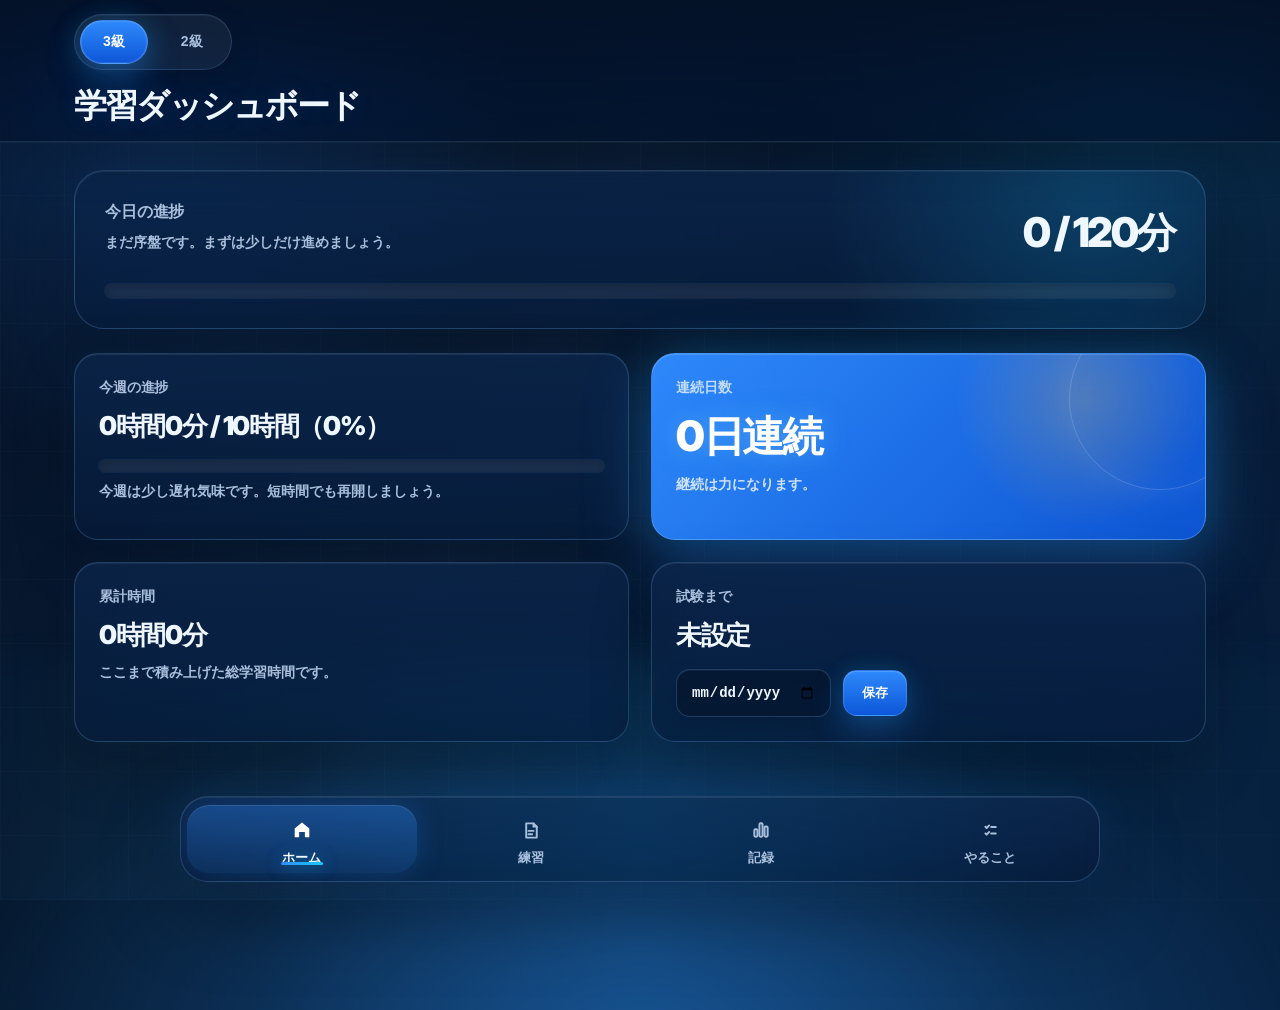
<file: index.html>
<!DOCTYPE html>
<html lang="ja">
<head>
  <meta charset="UTF-8">
  <meta name="viewport" content="width=device-width, initial-scale=1.0">
  <title>ホーム | 簿記マスターズ</title>

  <link rel="stylesheet" href="style.css?v=20260429">

  <link rel="preconnect" href="https://fonts.googleapis.com">
  <link rel="preconnect" href="https://fonts.gstatic.com" crossorigin>
  <link href="https://fonts.googleapis.com/css2?family=Inter:wght@400;500;600;700;800;900&display=swap" rel="stylesheet">
</head>

<body>

  <div class="header compact-header">
    <div class="header-inner compact-header-inner">
      <div class="topbar-row">
        <div class="level-switch">
          <button id="level3Btn" onclick="setLevel('3級')">3級</button>
          <button id="level2Btn" onclick="setLevel('2級')">2級</button>
        </div>
      </div>

      <div class="page-heading compact-page-heading">
        <h2 class="page-title">学習ダッシュボード</h2>
      </div>
    </div>
  </div>

  <div class="container">

    <div class="card main-progress-card">
      <div class="main-progress-head">
        <div>
          <h3>今日の進捗</h3>
          <p id="todayStatusText" class="sub-text">
            今日の学習を積み上げていきましょう。
          </p>
        </div>

        <div id="todayGoalText" class="main-progress-value">0 / 120分</div>
      </div>

      <div class="progress-bar large">
        <div id="todayGoalFill"></div>
      </div>
    </div>

    <div class="grid">

      <div class="card">
        <h3>今週の進捗</h3>

        <p id="weeklyProgressText" class="card-value">
          0時間0分 / 10時間（0%）
        </p>

        <div class="progress-bar" style="margin-top: 16px;">
          <div id="progressFill"></div>
        </div>

        <p id="weeklyPaceText" class="sub-text">
          今週のペースを確認できます。
        </p>
      </div>

      <div class="card streak-card">
        <h3>連続日数</h3>

        <p id="streak" class="streak-value">0日連続</p>

        <p class="sub-text" style="color: rgba(255,255,255,0.78);">
          継続は力になります。
        </p>
      </div>

      <div class="card">
        <h3>累計時間</h3>

        <p id="totalTime" class="card-value">
          0時間0分
        </p>

        <p class="sub-text">
          ここまで積み上げた総学習時間です。
        </p>
      </div>

      <div class="card">
        <h3>試験まで</h3>

        <p id="countdown" class="card-value">
          未設定
        </p>

        <div class="inline-form" style="margin-top: 16px;">
          <input type="date" id="examDate">
          <button onclick="saveExamDate()">保存</button>
        </div>
      </div>

    </div>
  </div>

  <div class="nav">
    <a href="index.html" class="nav-link" data-page="index.html" aria-label="ホーム">
      <span class="nav-icon-box">
        <svg class="nav-icon nav-icon-home" viewBox="0 0 24 24" aria-hidden="true">
          <path d="M4.4 10.4L12 4.1L19.6 10.4V19.6H15V14.2H9V19.6H4.4V10.4Z"></path>
        </svg>
      </span>
      <span class="nav-label">ホーム</span>
    </a>

    <a href="practice.html" class="nav-link" data-page="practice.html" aria-label="練習">
      <span class="nav-icon-box">
        <svg class="nav-icon nav-icon-practice" viewBox="0 0 24 24" aria-hidden="true">
          <path d="M7 4.6H14.6L18 8V19.4H7V4.6Z"></path>
          <path d="M14.6 4.6V8H18"></path>
          <path d="M9.4 12.4H14.6"></path>
          <path d="M9.4 15.9H13.2"></path>
        </svg>
      </span>
      <span class="nav-label">練習</span>
    </a>

    <a href="record.html" class="nav-link" data-page="record.html" aria-label="記録">
      <span class="nav-icon-box">
        <svg class="nav-icon nav-icon-record" viewBox="0 0 24 24" aria-hidden="true">
          <rect x="5.2" y="11.2" width="3.2" height="7.6" rx="1.2"></rect>
          <rect x="10.4" y="5.2" width="3.2" height="13.6" rx="1.2"></rect>
          <rect x="15.6" y="8.4" width="3.2" height="10.4" rx="1.2"></rect>
        </svg>
      </span>
      <span class="nav-label">記録</span>
    </a>

    <a href="tasks.html" class="nav-link" data-page="tasks.html" aria-label="やること">
      <span class="nav-icon-box">
        <svg class="nav-icon nav-icon-tasks" viewBox="0 0 24 24" aria-hidden="true">
          <path d="M7.2 8.1L8.5 9.4L11.1 6.7"></path>
          <path d="M13.2 8.3H18"></path>
          <path d="M7.2 15L8.5 16.3L11.1 13.6"></path>
          <path d="M13.2 15.2H18"></path>
        </svg>
      </span>
      <span class="nav-label">やること</span>
    </a>
  </div>

  <script>
    document.addEventListener("DOMContentLoaded", () => {
      const currentPage = location.pathname.split("/").pop() || "index.html";

      document.querySelectorAll(".nav-link").forEach((link) => {
        link.classList.toggle("active", link.dataset.page === currentPage);
      });
    });
  </script>

  <script src="questions.js"></script>
  <script src="app.js"></script>

  <script>
    function setProgressState(element, percent) {
      if (!element) return;

      element.classList.remove("danger", "warning", "good", "success");

      if (percent < 40) {
        element.classList.add("danger");
      } else if (percent < 80) {
        element.classList.add("warning");
      } else if (percent < 100) {
        element.classList.add("good");
      } else {
        element.classList.add("success");
      }
    }

    function enhanceHomeStatus() {
      if (typeof getData !== "function") return;

      const today = getData("todayStudyTime");
      const weekly = getData("weeklyStudyTime");

      const weeklyGoalHours =
        typeof getWeeklyGoal === "function"
          ? getWeeklyGoal()
          : Number(localStorage.getItem(getLevelKey("weeklyGoal"))) || 10;

      const todayGoal = 120;
      const todayPercent = Math.min((today / todayGoal) * 100, 100);

      const weeklyGoalMinutes = weeklyGoalHours * 60;
      const weeklyPercent =
        weeklyGoalMinutes > 0
          ? Math.min((weekly / weeklyGoalMinutes) * 100, 100)
          : 0;

      const todayFill = document.getElementById("todayGoalFill");
      const weeklyFill = document.getElementById("progressFill");

      setProgressState(todayFill, todayPercent);
      setProgressState(weeklyFill, weeklyPercent);

      const todayStatusText = document.getElementById("todayStatusText");
      const weeklyPaceText = document.getElementById("weeklyPaceText");

      if (todayStatusText) {
        if (todayPercent < 40) {
          todayStatusText.textContent = "まだ序盤です。まずは少しだけ進めましょう。";
        } else if (todayPercent < 80) {
          todayStatusText.textContent = "良い流れです。あと少し積み上げましょう。";
        } else if (todayPercent < 100) {
          todayStatusText.textContent = "かなり順調です。目標達成まであと少しです。";
        } else {
          todayStatusText.textContent = "今日の目標を達成しています。";
        }
      }

      if (weeklyPaceText) {
        if (weeklyPercent < 40) {
          weeklyPaceText.textContent = "今週は少し遅れ気味です。短時間でも再開しましょう。";
        } else if (weeklyPercent < 80) {
          weeklyPaceText.textContent = "今週の目標に向けて進んでいます。";
        } else if (weeklyPercent < 100) {
          weeklyPaceText.textContent = "目標達成が見えてきています。";
        } else {
          weeklyPaceText.textContent = "今週の目標を達成しています。";
        }
      }
    }

    window.addEventListener("load", () => {
      setTimeout(enhanceHomeStatus, 50);
    });

    setInterval(enhanceHomeStatus, 1500);
  </script>

</body>
</html>
</file>
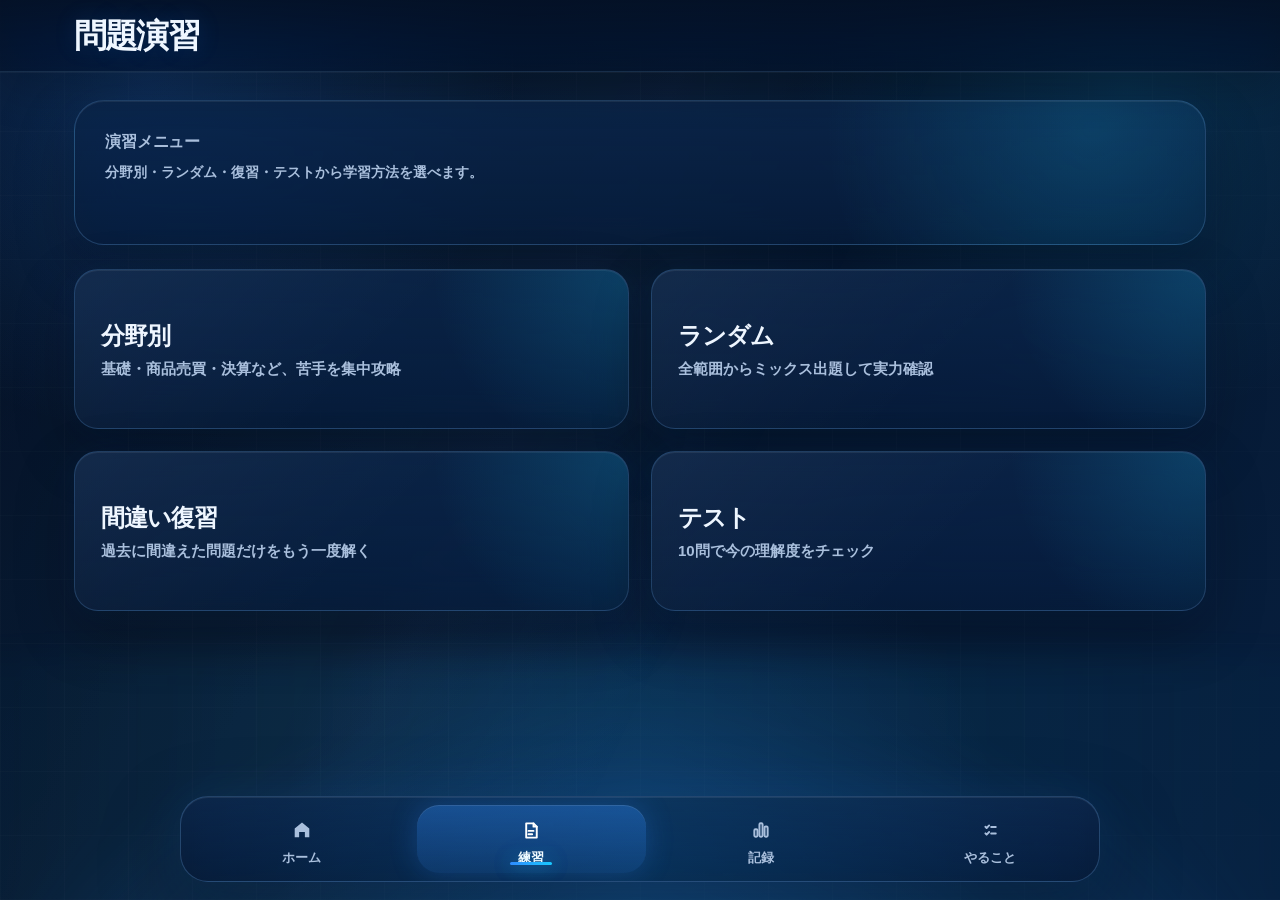
<file: practice.html>
<!DOCTYPE html>
<html lang="ja">
<head>
  <meta charset="UTF-8">
  <meta name="viewport" content="width=device-width, initial-scale=1.0">
  <title>問題演習 | 簿記マスターズ</title>

  <link rel="stylesheet" href="style.css?v=20260429">

  <link rel="preconnect" href="https://fonts.googleapis.com">
  <link rel="preconnect" href="https://fonts.gstatic.com" crossorigin>
  <link href="https://fonts.googleapis.com/css2?family=Inter:wght@400;500;600;700;800;900&display=swap" rel="stylesheet">
</head>

<body>

  <div class="header compact-header">
    <div class="header-inner compact-header-inner">
      <div class="page-heading compact-page-heading">
        <h2 class="page-title">問題演習</h2>
      </div>
    </div>
  </div>

  <div class="container">

    <div class="card main-progress-card">
      <div class="main-progress-head">
        <div>
          <h3>演習メニュー</h3>
          <p class="sub-text">
            分野別・ランダム・復習・テストから学習方法を選べます。
          </p>
        </div>
      </div>
    </div>

    <div class="mode-grid" id="modeSelect">

      <button class="mode-btn" onclick="startMode('category')">
        <div class="mode-title">分野別</div>
        <div class="mode-desc">基礎・商品売買・決算など、苦手を集中攻略</div>
      </button>

      <button class="mode-btn" onclick="startMode('random', 'easy')">
        <div class="mode-title">ランダム</div>
        <div class="mode-desc">全範囲からミックス出題して実力確認</div>
      </button>

      <button class="mode-btn" onclick="startMode('mistake')">
        <div class="mode-title">間違い復習</div>
        <div class="mode-desc">過去に間違えた問題だけをもう一度解く</div>
      </button>

      <button class="mode-btn" onclick="startMode('test')">
        <div class="mode-title">テスト</div>
        <div class="mode-desc">10問で今の理解度をチェック</div>
      </button>

    </div>

    <div id="categorySelect" class="category-select" style="display:none;">
      <div class="card main-progress-card">
        <div class="main-progress-head">
          <div>
            <h3>分野を選択</h3>
            <p class="sub-text">
              進捗を見ながら、今解きたい分野を選んでください。
            </p>
          </div>
        </div>
      </div>

      <div id="categoryCards" class="category-card-grid"></div>

      <div class="section-actions">
        <button class="secondary-btn" onclick="backToMenu()">メニューに戻る</button>
      </div>
    </div>

    <div id="quizArea" style="display:none;">

      <div class="card">
        <div class="quiz-topbar">
          <div>
            <div class="quiz-mode-label" id="quizModeLabel">分野別</div>
            <div class="quiz-category-label" id="quizCategoryLabel">基礎</div>
          </div>

          <div class="quiz-count" id="quizCount">1 / 10</div>
        </div>

        <div class="progress-wrap">
          <div class="progress-bar large">
            <div id="quizProgressFill"></div>
          </div>
        </div>
      </div>

      <div class="question-card">
        <h3 id="question">問題</h3>
      </div>

      <div id="choices" class="choices"></div>

      <div id="result" class="result-box"></div>

      <div class="actions">
        <button onclick="nextQuestion()">次へ</button>
        <button onclick="backToMenu()" class="secondary-btn">戻る</button>
      </div>

    </div>

    <div id="resultScreen" class="result-screen" style="display:none;">

      <div class="result-hero-card">

        <div class="result-badge">RESULT</div>

        <h2>演習完了</h2>

        <p id="resultSummaryText">
          おつかれさまでした
        </p>

        <div class="result-score-circle">
          <span id="resultAccuracy">0%</span>
        </div>

        <div class="result-stats">

          <div class="result-stat">
            <div class="result-stat-label">正答数</div>
            <div class="result-stat-value" id="correctCountText">0 / 0</div>
          </div>

          <div class="result-stat">
            <div class="result-stat-label">分野</div>
            <div class="result-stat-value" id="resultCategoryText">基礎</div>
          </div>

        </div>

        <div class="result-progress-block">
          <div class="result-progress-head">
            <span>正答率</span>
            <span id="resultAccuracyText">0 / 0</span>
          </div>

          <div class="progress-bar large">
            <div id="resultProgressFill"></div>
          </div>
        </div>

        <div class="actions">
          <button onclick="retryCurrentSet()">もう一度解く</button>
          <button class="secondary-btn" onclick="backToMenu()">分野一覧へ</button>
        </div>

        <div class="review-list-wrap">
          <div class="review-list-head">
            <h3>回答の振り返り</h3>
            <p>
              自分の回答・正解・理由をまとめて確認できます。
            </p>
          </div>

          <div id="reviewList" class="review-list"></div>
        </div>

      </div>

    </div>

  </div>

  <div class="nav">
    <a href="index.html" class="nav-link" data-page="index.html" aria-label="ホーム">
      <span class="nav-icon-box">
        <svg class="nav-icon nav-icon-home" viewBox="0 0 24 24" aria-hidden="true">
          <path d="M4.4 10.4L12 4.1L19.6 10.4V19.6H15V14.2H9V19.6H4.4V10.4Z"></path>
        </svg>
      </span>
      <span class="nav-label">ホーム</span>
    </a>

    <a href="practice.html" class="nav-link" data-page="practice.html" aria-label="練習">
      <span class="nav-icon-box">
        <svg class="nav-icon nav-icon-practice" viewBox="0 0 24 24" aria-hidden="true">
          <path d="M7 4.6H14.6L18 8V19.4H7V4.6Z"></path>
          <path d="M14.6 4.6V8H18"></path>
          <path d="M9.4 12.4H14.6"></path>
          <path d="M9.4 15.9H13.2"></path>
        </svg>
      </span>
      <span class="nav-label">練習</span>
    </a>

    <a href="record.html" class="nav-link" data-page="record.html" aria-label="記録">
      <span class="nav-icon-box">
        <svg class="nav-icon nav-icon-record" viewBox="0 0 24 24" aria-hidden="true">
          <rect x="5.2" y="11.2" width="3.2" height="7.6" rx="1.2"></rect>
          <rect x="10.4" y="5.2" width="3.2" height="13.6" rx="1.2"></rect>
          <rect x="15.6" y="8.4" width="3.2" height="10.4" rx="1.2"></rect>
        </svg>
      </span>
      <span class="nav-label">記録</span>
    </a>

    <a href="tasks.html" class="nav-link" data-page="tasks.html" aria-label="やること">
      <span class="nav-icon-box">
        <svg class="nav-icon nav-icon-tasks" viewBox="0 0 24 24" aria-hidden="true">
          <path d="M7.2 8.1L8.5 9.4L11.1 6.7"></path>
          <path d="M13.2 8.3H18"></path>
          <path d="M7.2 15L8.5 16.3L11.1 13.6"></path>
          <path d="M13.2 15.2H18"></path>
        </svg>
      </span>
      <span class="nav-label">やること</span>
    </a>
  </div>

  <script>
    document.addEventListener("DOMContentLoaded", () => {
      const currentPage = location.pathname.split("/").pop() || "index.html";

      document.querySelectorAll(".nav-link").forEach((link) => {
        link.classList.toggle("active", link.dataset.page === currentPage);
      });
    });
  </script>

  <script src="questions.js"></script>
  <script src="app.js"></script>

</body>
</html>
</file>
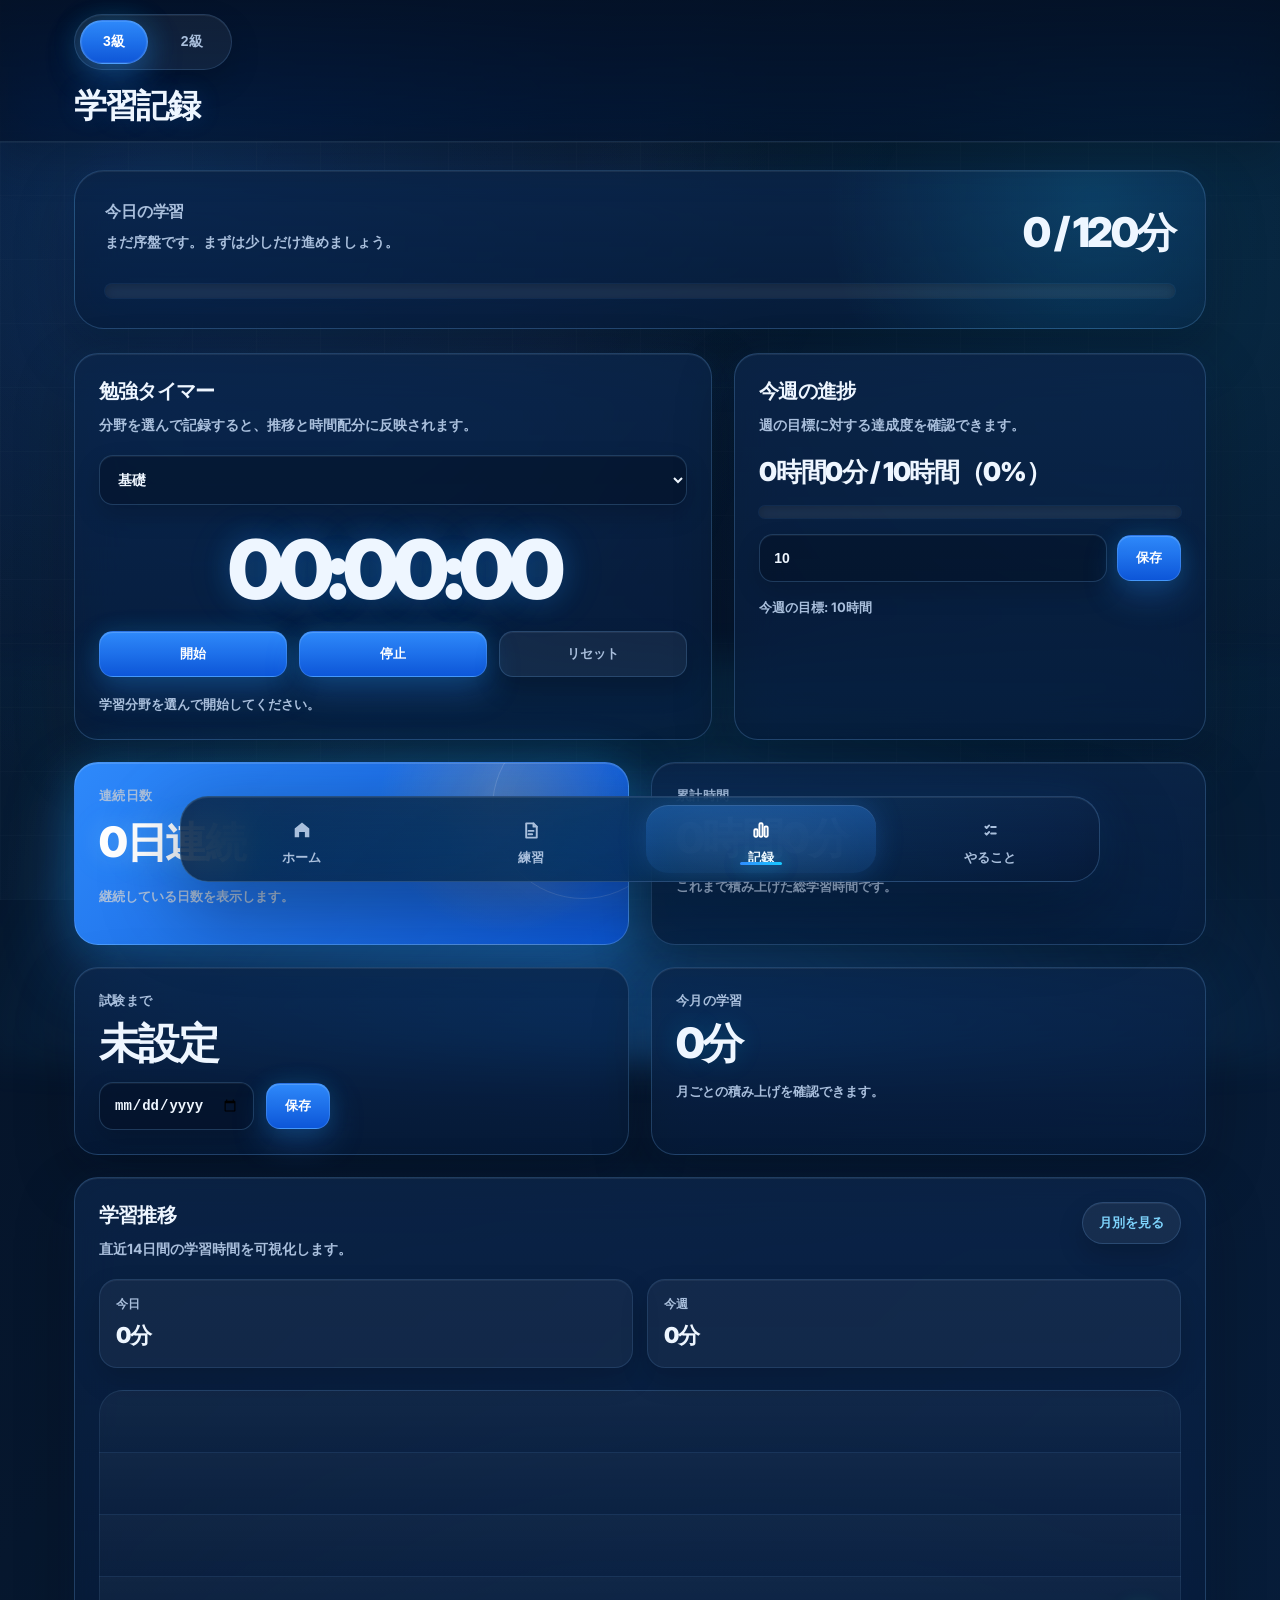
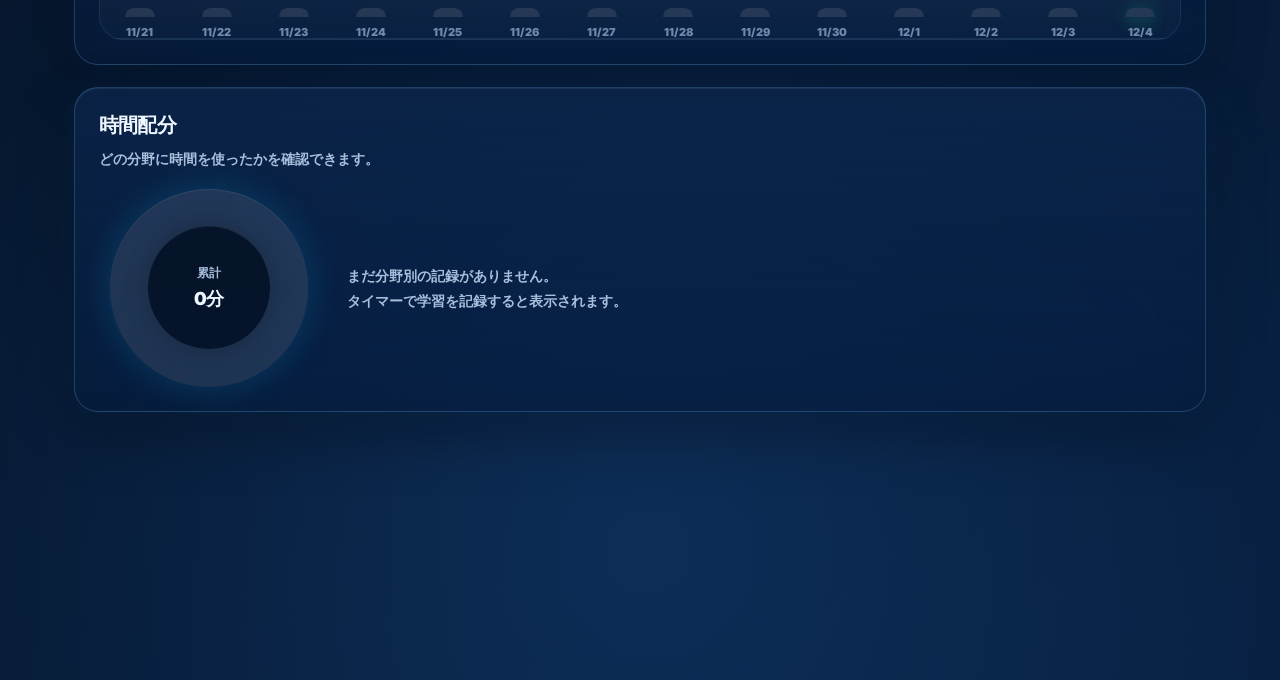
<file: record.html>
<!DOCTYPE html>
<html lang="ja">
<head>
  <meta charset="UTF-8">
  <meta name="viewport" content="width=device-width, initial-scale=1.0">
  <title>学習記録 | 簿記マスターズ</title>

  <link rel="stylesheet" href="style.css?v=20260429">

  <link rel="preconnect" href="https://fonts.googleapis.com">
  <link rel="preconnect" href="https://fonts.gstatic.com" crossorigin>
  <link href="https://fonts.googleapis.com/css2?family=Inter:wght@400;500;600;700;800;900&display=swap" rel="stylesheet">

  <style>
    /* =========================================================
       Record Page Only
       学習記録ページ専用レイアウト
    ========================================================= */

    .record-summary-grid {
      display: grid;
      grid-template-columns: 1.15fr 0.85fr;
      gap: 22px;
      margin-bottom: 22px;
    }

    .record-sub-grid {
      display: grid;
      grid-template-columns: repeat(2, 1fr);
      gap: 22px;
      margin-bottom: 22px;
    }

    .record-wide-card {
      margin-top: 22px;
    }

    .record-card-head {
      display: flex;
      align-items: flex-start;
      justify-content: space-between;
      gap: 14px;
      margin-bottom: 18px;
    }

    .record-card-title h3 {
      margin: 0 0 8px;
      font-size: 20px;
      font-weight: 900;
      color: var(--text);
      letter-spacing: -0.04em;
    }

    .record-card-title p {
      margin: 0;
      color: var(--text-soft);
      font-size: 14px;
      font-weight: 700;
      line-height: 1.7;
    }

    .record-small-label {
      display: block;
      margin-bottom: 10px;
      font-size: 13px;
      font-weight: 900;
      color: var(--text-soft);
      letter-spacing: 0.02em;
    }

    .record-big-value {
      margin: 0;
      font-size: clamp(28px, 3.8vw, 42px);
      font-weight: 900;
      letter-spacing: -0.06em;
      color: var(--text);
      line-height: 1.1;
    }

    .record-blue-value {
      color: var(--primary-3);
      text-shadow: 0 0 24px rgba(24, 200, 255, 0.18);
    }

    .record-timer-display {
      margin: 24px 0 20px;
      text-align: center;
      font-size: clamp(52px, 7vw, 82px);
      font-weight: 900;
      letter-spacing: -0.075em;
      color: var(--text);
      line-height: 1;
      text-shadow:
        0 0 26px rgba(47, 140, 255, 0.26),
        0 0 52px rgba(24, 200, 255, 0.12);
    }

    .record-select {
      width: 100%;
      min-height: 50px;
      padding: 0 14px;
      border-radius: 14px;
      border: 1px solid rgba(125, 190, 255, 0.22);
      background: rgba(3, 14, 31, 0.46);
      color: var(--text);
      font-size: 14px;
      font-weight: 900;
      box-shadow:
        inset 0 1px 0 rgba(255,255,255,0.06),
        0 10px 24px rgba(0, 0, 0, 0.18);
    }

    .record-select option {
      background: #06152b;
      color: var(--text);
    }

    .record-timer-buttons {
      display: grid;
      grid-template-columns: repeat(3, 1fr);
      gap: 12px;
    }

    .record-status-text {
      margin: 16px 0 0;
      color: var(--text-soft);
      font-size: 13px;
      font-weight: 700;
      line-height: 1.7;
    }

    .record-info-row {
      display: grid;
      grid-template-columns: repeat(2, 1fr);
      gap: 14px;
      margin-top: 16px;
    }

    .record-info-box {
      border-radius: 18px;
      padding: 16px;
      background: rgba(255, 255, 255, 0.045);
      border: 1px solid rgba(125, 190, 255, 0.14);
      box-shadow:
        inset 0 1px 0 rgba(255,255,255,0.05),
        0 12px 28px rgba(0,0,0,0.16);
    }

    .record-info-box span {
      display: block;
      margin-bottom: 8px;
      color: var(--text-soft);
      font-size: 12px;
      font-weight: 900;
    }

    .record-info-box strong {
      display: block;
      color: var(--text);
      font-size: 22px;
      font-weight: 900;
      letter-spacing: -0.05em;
    }

    .record-goal-form {
      display: flex;
      align-items: center;
      gap: 10px;
      flex-wrap: wrap;
      margin-top: 16px;
    }

    .record-goal-form input {
      flex: 1;
      min-width: 140px;
    }

    .record-message {
      margin-top: 14px;
      color: var(--text-soft);
      font-size: 13px;
      font-weight: 700;
      line-height: 1.7;
    }

    .record-chart-area {
      margin-top: 14px;
      padding-top: 8px;
    }

    .record-bars {
      height: 250px;
      display: grid;
      grid-template-columns: repeat(14, 1fr);
      align-items: end;
      gap: 9px;
      padding: 20px 6px 0;
      border-radius: 24px;
      background:
        linear-gradient(to top, rgba(125, 190, 255, 0.13) 1px, transparent 1px),
        linear-gradient(180deg, rgba(255,255,255,0.045), rgba(255,255,255,0.018));
      background-size: 100% 25%;
      overflow: hidden;
      border: 1px solid rgba(125, 190, 255, 0.10);
    }

    .record-bar-item {
      min-width: 0;
      height: 100%;
      display: flex;
      flex-direction: column;
      align-items: center;
      justify-content: flex-end;
      gap: 8px;
    }

    .record-bar {
      width: 100%;
      max-width: 30px;
      min-height: 5px;
      border-radius: 999px 999px 7px 7px;
      background: linear-gradient(180deg, var(--primary-2), var(--primary));
      box-shadow:
        0 0 18px rgba(24, 200, 255, 0.28),
        0 8px 18px rgba(47, 140, 255, 0.16);
      transition: height 0.3s ease;
    }

    .record-bar.empty {
      background: rgba(255, 255, 255, 0.10);
      box-shadow: none;
    }

    .record-bar.today {
      background: linear-gradient(180deg, #86ffd5, #25d690);
      box-shadow:
        0 0 20px rgba(35, 214, 144, 0.32),
        0 8px 18px rgba(35, 214, 144, 0.14);
    }

    .record-bar-date {
      font-size: 11px;
      font-weight: 900;
      color: var(--text-faint);
      white-space: nowrap;
    }

    .record-month-detail {
      display: none;
      grid-template-columns: repeat(3, 1fr);
      gap: 14px;
      margin-top: 18px;
    }

    .record-month-detail.show {
      display: grid;
    }

    .record-detail-btn {
      min-height: 42px;
      padding: 9px 16px;
      border-radius: 999px;
      background: rgba(255, 255, 255, 0.055);
      color: var(--primary-3);
      border: 1px solid rgba(125, 190, 255, 0.20);
      box-shadow:
        0 12px 26px rgba(0, 0, 0, 0.18),
        inset 0 1px 0 rgba(255,255,255,0.06);
      font-size: 13px;
      font-weight: 900;
    }

    .record-distribution-layout {
      display: grid;
      grid-template-columns: 220px 1fr;
      gap: 28px;
      align-items: center;
    }

    .record-donut {
      width: 198px;
      height: 198px;
      border-radius: 50%;
      display: grid;
      place-items: center;
      margin: 0 auto;
      background: conic-gradient(var(--primary) 0deg, rgba(255,255,255,0.10) 0deg);
      box-shadow:
        0 0 34px rgba(24, 200, 255, 0.18),
        inset 0 1px 0 rgba(255,255,255,0.08);
    }

    .record-donut-inner {
      width: 62%;
      height: 62%;
      border-radius: 50%;
      display: flex;
      align-items: center;
      justify-content: center;
      flex-direction: column;
      background: rgba(5, 19, 40, 0.96);
      box-shadow:
        inset 0 1px 0 rgba(255,255,255,0.06),
        0 0 24px rgba(0,0,0,0.24);
      text-align: center;
    }

    .record-donut-inner span {
      font-size: 12px;
      font-weight: 900;
      color: var(--text-soft);
    }

    .record-donut-inner strong {
      margin-top: 5px;
      font-size: 18px;
      font-weight: 900;
      color: var(--text);
      letter-spacing: -0.04em;
    }

    .record-distribution-list {
      display: flex;
      flex-direction: column;
      gap: 12px;
    }

    .record-distribution-item {
      display: grid;
      grid-template-columns: 12px 1fr auto;
      align-items: center;
      gap: 12px;
      padding: 12px;
      border-radius: 16px;
      background: rgba(255, 255, 255, 0.04);
      border: 1px solid rgba(125, 190, 255, 0.10);
    }

    .record-distribution-dot {
      width: 10px;
      height: 10px;
      border-radius: 999px;
      background: var(--primary);
      box-shadow: 0 0 14px currentColor;
    }

    .record-distribution-name {
      min-width: 0;
    }

    .record-distribution-name strong {
      display: block;
      font-size: 14px;
      font-weight: 900;
      color: var(--text);
    }

    .record-distribution-name span {
      display: block;
      margin-top: 4px;
      font-size: 12px;
      font-weight: 700;
      color: var(--text-soft);
    }

    .record-distribution-percent {
      font-size: 14px;
      font-weight: 900;
      color: var(--primary-3);
    }

    .record-empty-text {
      color: var(--text-soft);
      font-size: 14px;
      font-weight: 700;
      line-height: 1.8;
    }

    @media (max-width: 980px) {
      .record-summary-grid,
      .record-sub-grid,
      .record-distribution-layout {
        grid-template-columns: 1fr;
      }

      .record-donut {
        width: 180px;
        height: 180px;
      }
    }

    @media (max-width: 768px) {
      .record-info-row,
      .record-month-detail {
        grid-template-columns: 1fr;
      }

      .record-timer-buttons {
        grid-template-columns: 1fr;
      }

      .record-bars {
        height: 210px;
        gap: 5px;
      }

      .record-bar-date {
        font-size: 10px;
      }

      .record-card-head {
        flex-direction: column;
      }
    }
  </style>
</head>

<body>

  <div class="header compact-header">
    <div class="header-inner compact-header-inner">
      <div class="topbar-row">
        <div class="level-switch">
          <button id="level3Btn" onclick="switchRecordLevel('3級')">3級</button>
          <button id="level2Btn" onclick="switchRecordLevel('2級')">2級</button>
        </div>
      </div>

      <div class="page-heading compact-page-heading">
        <h2 class="page-title">学習記録</h2>
      </div>
    </div>
  </div>

  <div class="container">

    <div class="card main-progress-card record-main-card">
      <div class="main-progress-head">
        <div>
          <h3>今日の学習</h3>
          <p id="todayMessage" class="sub-text">
            今日の学習時間がここに反映されます。
          </p>
        </div>

        <div id="todayGoalText" class="main-progress-value">0 / 120分</div>
      </div>

      <div class="progress-bar large">
        <div id="todayGoalFill"></div>
      </div>
    </div>

    <div class="record-summary-grid">

      <div class="card">
        <div class="record-card-head">
          <div class="record-card-title">
            <h3>勉強タイマー</h3>
            <p>分野を選んで記録すると、推移と時間配分に反映されます。</p>
          </div>
        </div>

        <select id="studyCategorySelect" class="record-select">
          <option value="基礎">基礎</option>
          <option value="商品売買">商品売買</option>
          <option value="決算">決算</option>
          <option value="問題演習">問題演習</option>
          <option value="復習">復習</option>
          <option value="その他">その他</option>
        </select>

        <div id="timer" class="record-timer-display">00:00:00</div>

        <div class="record-timer-buttons">
          <button onclick="startTimer()">開始</button>
          <button onclick="stopTimer()">停止</button>
          <button onclick="resetTimer()" class="secondary-btn">リセット</button>
        </div>

        <p id="timerStatusText" class="record-status-text">
          学習分野を選んで開始してください。
        </p>
      </div>

      <div class="card">
        <div class="record-card-head">
          <div class="record-card-title">
            <h3>今週の進捗</h3>
            <p>週の目標に対する達成度を確認できます。</p>
          </div>
        </div>

        <p id="weeklyProgressText" class="card-value">0時間0分 / 10時間（0%）</p>

        <div class="progress-bar" style="margin-top: 16px;">
          <div id="progressFill"></div>
        </div>

        <div class="record-goal-form">
          <input type="number" id="weeklyGoalInput" min="1" step="0.5" placeholder="目標時間">
          <button onclick="saveWeeklyGoalAndRender()">保存</button>
        </div>

        <p id="weeklyGoalDisplay" class="record-message">
          今週の目標: 10時間
        </p>
      </div>

    </div>

    <div class="record-sub-grid">

      <div class="card streak-card">
        <span class="record-small-label" style="color: rgba(255,255,255,0.72);">連続日数</span>
        <p id="streak" class="streak-value">0日連続</p>
        <p class="record-message" style="color: rgba(255,255,255,0.78);">
          継続している日数を表示します。
        </p>
      </div>

      <div class="card">
        <span class="record-small-label">累計時間</span>
        <p id="totalTime" class="record-big-value">0時間0分</p>
        <p class="record-message">
          これまで積み上げた総学習時間です。
        </p>
      </div>

      <div class="card">
        <span class="record-small-label">試験まで</span>
        <p id="countdown" class="record-big-value">未設定</p>

        <div class="inline-form" style="margin-top: 16px;">
          <input type="date" id="examDate">
          <button onclick="saveExamDateAndRender()">保存</button>
        </div>
      </div>

      <div class="card">
        <span class="record-small-label">今月の学習</span>
        <p id="monthStudyTime" class="record-big-value record-blue-value">0時間0分</p>
        <p class="record-message" id="monthMessage">
          月ごとの積み上げを確認できます。
        </p>
      </div>

    </div>

    <div class="card record-wide-card">
      <div class="record-card-head">
        <div class="record-card-title">
          <h3>学習推移</h3>
          <p>直近14日間の学習時間を可視化します。</p>
        </div>

        <button class="record-detail-btn" onclick="toggleMonthDetail()">
          月別を見る
        </button>
      </div>

      <div class="record-info-row">
        <div class="record-info-box">
          <span>今日</span>
          <strong id="recordTodayTime">0分</strong>
        </div>

        <div class="record-info-box">
          <span>今週</span>
          <strong id="recordWeeklyTime">0分</strong>
        </div>
      </div>

      <div class="record-chart-area">
        <div id="recordBars" class="record-bars"></div>
      </div>

      <div id="monthDetailPanel" class="record-month-detail">
        <div class="record-info-box">
          <span>今月</span>
          <strong id="monthDetailTime">0分</strong>
        </div>

        <div class="record-info-box">
          <span>月間目安</span>
          <strong>40時間</strong>
        </div>

        <div class="record-info-box">
          <span>達成率</span>
          <strong id="monthDetailPercent">0%</strong>
        </div>
      </div>
    </div>

    <div class="card record-wide-card">
      <div class="record-card-head">
        <div class="record-card-title">
          <h3>時間配分</h3>
          <p>どの分野に時間を使ったかを確認できます。</p>
        </div>
      </div>

      <div class="record-distribution-layout">
        <div id="recordDonut" class="record-donut">
          <div class="record-donut-inner">
            <span>累計</span>
            <strong id="recordDonutTotal">0分</strong>
          </div>
        </div>

        <div id="recordDistributionList" class="record-distribution-list"></div>
      </div>
    </div>

  </div>

  <div class="nav">
    <a href="index.html" class="nav-link" data-page="index.html" aria-label="ホーム">
      <span class="nav-icon-box">
        <svg class="nav-icon nav-icon-home" viewBox="0 0 24 24" aria-hidden="true">
          <path d="M4.4 10.4L12 4.1L19.6 10.4V19.6H15V14.2H9V19.6H4.4V10.4Z"></path>
        </svg>
      </span>
      <span class="nav-label">ホーム</span>
    </a>

    <a href="practice.html" class="nav-link" data-page="practice.html" aria-label="練習">
      <span class="nav-icon-box">
        <svg class="nav-icon nav-icon-practice" viewBox="0 0 24 24" aria-hidden="true">
          <path d="M7 4.6H14.6L18 8V19.4H7V4.6Z"></path>
          <path d="M14.6 4.6V8H18"></path>
          <path d="M9.4 12.4H14.6"></path>
          <path d="M9.4 15.9H13.2"></path>
        </svg>
      </span>
      <span class="nav-label">練習</span>
    </a>

    <a href="record.html" class="nav-link" data-page="record.html" aria-label="記録">
      <span class="nav-icon-box">
        <svg class="nav-icon nav-icon-record" viewBox="0 0 24 24" aria-hidden="true">
          <rect x="5.2" y="11.2" width="3.2" height="7.6" rx="1.2"></rect>
          <rect x="10.4" y="5.2" width="3.2" height="13.6" rx="1.2"></rect>
          <rect x="15.6" y="8.4" width="3.2" height="10.4" rx="1.2"></rect>
        </svg>
      </span>
      <span class="nav-label">記録</span>
    </a>

    <a href="tasks.html" class="nav-link" data-page="tasks.html" aria-label="やること">
      <span class="nav-icon-box">
        <svg class="nav-icon nav-icon-tasks" viewBox="0 0 24 24" aria-hidden="true">
          <path d="M7.2 8.1L8.5 9.4L11.1 6.7"></path>
          <path d="M13.2 8.3H18"></path>
          <path d="M7.2 15L8.5 16.3L11.1 13.6"></path>
          <path d="M13.2 15.2H18"></path>
        </svg>
      </span>
      <span class="nav-label">やること</span>
    </a>
  </div>

  <script>
    document.addEventListener("DOMContentLoaded", () => {
      const currentPage = location.pathname.split("/").pop() || "index.html";

      document.querySelectorAll(".nav-link").forEach((link) => {
        link.classList.toggle("active", link.dataset.page === currentPage);
      });
    });
  </script>

  <script src="app.js"></script>

  <script>
    let recordInterval = null;

    function recordPad(number) {
      return String(number).padStart(2, "0");
    }

    function recordTodayISO() {
      const date = new Date();
      return `${date.getFullYear()}-${recordPad(date.getMonth() + 1)}-${recordPad(date.getDate())}`;
    }

    function recordToISO(date) {
      return `${date.getFullYear()}-${recordPad(date.getMonth() + 1)}-${recordPad(date.getDate())}`;
    }

    function recordFormatMinutes(minutes) {
      const total = Math.max(0, Math.floor(Number(minutes) || 0));
      const hours = Math.floor(total / 60);
      const mins = total % 60;

      if (hours <= 0) return `${mins}分`;
      return `${hours}時間${mins}分`;
    }

    function recordFormatGoalHours(hours) {
      const value = Number(hours);

      if (Number.isInteger(value)) {
        return `${value}時間`;
      }

      return `${value}時間`;
    }

    function recordFormatTimer(seconds) {
      const sec = Math.max(0, Math.floor(Number(seconds) || 0));
      const h = recordPad(Math.floor(sec / 3600));
      const m = recordPad(Math.floor((sec % 3600) / 60));
      const s = recordPad(sec % 60);

      return `${h}:${m}:${s}`;
    }

    function recordCurrentLevel() {
      if (typeof getLevel === "function") {
        return getLevel();
      }

      return localStorage.getItem("level") || "3級";
    }

    function recordLevelKey(key) {
      if (typeof getLevelKey === "function") {
        return getLevelKey(key);
      }

      return `${recordCurrentLevel()}_${key}`;
    }

    function recordGetData(key) {
      if (typeof getData === "function") {
        return Number(getData(key)) || 0;
      }

      return Number(localStorage.getItem(recordLevelKey(key))) || 0;
    }

    function recordSetData(key, value) {
      if (typeof setData === "function") {
        setData(key, value);
        return;
      }

      localStorage.setItem(recordLevelKey(key), value);
    }

    function recordEnsureTimerDate() {
      const today = recordTodayISO();
      const key = recordLevelKey("timerDate");
      const saved = localStorage.getItem(key);

      if (saved !== today) {
        recordSetData("timerCountedMinutes", 0);
        localStorage.setItem(key, today);
      }
    }

    function getRecordWeeklyGoal() {
      const raw = localStorage.getItem(recordLevelKey("weeklyGoal"));
      const value = Number(raw);

      if (!Number.isNaN(value) && value > 0) {
        return value;
      }

      return 10;
    }

    function setRecordWeeklyGoal(value) {
      localStorage.setItem(recordLevelKey("weeklyGoal"), value);
    }

    function getRecordLogKey() {
      return recordLevelKey("studyLogs");
    }

    function getRecordLogs() {
      try {
        return JSON.parse(localStorage.getItem(getRecordLogKey()) || "[]");
      } catch {
        return [];
      }
    }

    function saveRecordLogs(logs) {
      localStorage.setItem(getRecordLogKey(), JSON.stringify(logs));
    }

    function addRecordLog(minutes, category) {
      if (!minutes || minutes <= 0) return;

      const logs = getRecordLogs();

      logs.push({
        date: recordTodayISO(),
        minutes,
        category: category || "その他",
        level: recordCurrentLevel(),
        createdAt: new Date().toISOString()
      });

      saveRecordLogs(logs);
    }

    function getRecordDateRange(days) {
      const today = new Date();
      const result = [];

      for (let i = days - 1; i >= 0; i--) {
        const date = new Date(today);
        date.setDate(today.getDate() - i);
        result.push(recordToISO(date));
      }

      return result;
    }

    function getRecordMinutesByDate(logs, date) {
      return logs
        .filter(log => log.date === date)
        .reduce((sum, log) => sum + Number(log.minutes || 0), 0);
    }

    function getRecordMonthMinutes(logs) {
      const now = new Date();

      return logs.reduce((sum, log) => {
        const date = new Date(log.date);

        if (
          date.getFullYear() === now.getFullYear() &&
          date.getMonth() === now.getMonth()
        ) {
          return sum + Number(log.minutes || 0);
        }

        return sum;
      }, 0);
    }

    function setProgressState(element, percent) {
      if (!element) return;

      element.classList.remove("danger", "warning", "good", "success");

      if (percent < 40) {
        element.classList.add("danger");
      } else if (percent < 80) {
        element.classList.add("warning");
      } else if (percent < 100) {
        element.classList.add("good");
      } else {
        element.classList.add("success");
      }
    }

    function renderRecordBars() {
      const wrap = document.getElementById("recordBars");
      if (!wrap) return;

      const logs = getRecordLogs();
      const dates = getRecordDateRange(14);
      const today = recordTodayISO();

      const values = dates.map(date => {
        let minutes = getRecordMinutesByDate(logs, date);

        if (date === today) {
          minutes = Math.max(minutes, recordGetData("todayStudyTime"));
        }

        return minutes;
      });

      const max = Math.max(120, ...values);

      wrap.innerHTML = dates.map((date, index) => {
        const minutes = values[index];

        const height = minutes > 0
          ? Math.max(7, Math.round((minutes / max) * 100))
          : 4;

        const d = new Date(date);
        const label = `${d.getMonth() + 1}/${d.getDate()}`;

        const classes = [
          "record-bar",
          minutes <= 0 ? "empty" : "",
          date === today ? "today" : ""
        ].join(" ");

        return `
          <div class="record-bar-item">
            <div
              class="${classes}"
              style="height:${height}%;"
              title="${label}：${recordFormatMinutes(minutes)}"
            ></div>
            <div class="record-bar-date">${label}</div>
          </div>
        `;
      }).join("");
    }

    function renderRecordDistribution() {
      const donut = document.getElementById("recordDonut");
      const list = document.getElementById("recordDistributionList");
      const totalLabel = document.getElementById("recordDonutTotal");

      if (!donut || !list || !totalLabel) return;

      const logs = getRecordLogs();
      const total = recordGetData("studyTime");

      const categories = {};

      logs.forEach(log => {
        const name = log.category || "その他";
        categories[name] = (categories[name] || 0) + Number(log.minutes || 0);
      });

      if (Object.keys(categories).length === 0 && total > 0) {
        categories["学習時間"] = total;
      }

      const entries = Object.entries(categories)
        .filter(([, minutes]) => minutes > 0)
        .sort((a, b) => b[1] - a[1])
        .slice(0, 5);

      const realTotal = entries.reduce((sum, [, minutes]) => sum + minutes, 0);

      totalLabel.textContent = recordFormatMinutes(total);

      if (realTotal <= 0) {
        donut.style.background = "conic-gradient(rgba(255,255,255,0.10) 0deg 360deg)";
        list.innerHTML = `
          <div class="record-empty-text">
            まだ分野別の記録がありません。<br>
            タイマーで学習を記録すると表示されます。
          </div>
        `;
        return;
      }

      const colors = ["#18c8ff", "#2f8cff", "#35e6a8", "#f6b74b", "#ff5c7a"];

      let current = 0;

      const gradient = entries.map(([, minutes], index) => {
        const start = current;
        const deg = (minutes / realTotal) * 360;
        current += deg;
        return `${colors[index]} ${start}deg ${current}deg`;
      }).join(", ");

      donut.style.background = `conic-gradient(${gradient})`;

      list.innerHTML = entries.map(([name, minutes], index) => {
        const percent = Math.round((minutes / realTotal) * 100);

        return `
          <div class="record-distribution-item">
            <span class="record-distribution-dot" style="background:${colors[index]}; color:${colors[index]}"></span>
            <div class="record-distribution-name">
              <strong>${name}</strong>
              <span>${recordFormatMinutes(minutes)}</span>
            </div>
            <div class="record-distribution-percent">${percent}%</div>
          </div>
        `;
      }).join("");
    }

    function renderRecordCountdown() {
      const countdown = document.getElementById("countdown");
      const examDateInput = document.getElementById("examDate");

      if (!countdown) return;

      const saved = localStorage.getItem("examDate");

      if (examDateInput && saved) {
        examDateInput.value = saved;
      }

      if (!saved) {
        countdown.textContent = "未設定";
        return;
      }

      const [year, month, day] = saved.split("-");
      const examDate = new Date(year, month - 1, day);
      const today = new Date();

      today.setHours(0, 0, 0, 0);
      examDate.setHours(0, 0, 0, 0);

      const diff = Math.ceil((examDate - today) / 86400000);

      countdown.textContent = diff < 0 ? "試験終了" : `あと${diff}日`;
    }

    function renderRecordStreak() {
      const streakEl = document.getElementById("streak");
      if (!streakEl) return;

      const streak = recordGetData("streak");
      streakEl.textContent = `${streak}日連続`;
    }

    function renderRecordSummary() {
      recordEnsureTimerDate();

      if (typeof checkDateReset === "function") {
        checkDateReset();
      }

      if (typeof checkWeekReset === "function") {
        checkWeekReset();
      }

      if (typeof syncLevelButtons === "function") {
        syncLevelButtons();
      }

      const today = recordGetData("todayStudyTime");
      const weekly = recordGetData("weeklyStudyTime");
      const total = recordGetData("studyTime");

      const weeklyGoalHours = getRecordWeeklyGoal();
      const weeklyGoalMinutes = weeklyGoalHours * 60;

      const todayGoal = 120;
      const todayPercent = Math.min((today / todayGoal) * 100, 100);

      const weeklyPercent = weeklyGoalMinutes > 0
        ? Math.min((weekly / weeklyGoalMinutes) * 100, 100)
        : 0;

      const logs = getRecordLogs();
      const monthMinutes = Math.max(getRecordMonthMinutes(logs), today);
      const monthGoalMinutes = 40 * 60;
      const monthPercent = Math.min((monthMinutes / monthGoalMinutes) * 100, 100);

      const todayGoalText = document.getElementById("todayGoalText");
      const todayGoalFill = document.getElementById("todayGoalFill");
      const weeklyProgressText = document.getElementById("weeklyProgressText");
      const progressFill = document.getElementById("progressFill");
      const totalTime = document.getElementById("totalTime");
      const recordTodayTime = document.getElementById("recordTodayTime");
      const recordWeeklyTime = document.getElementById("recordWeeklyTime");
      const monthStudyTime = document.getElementById("monthStudyTime");
      const monthDetailTime = document.getElementById("monthDetailTime");
      const monthDetailPercent = document.getElementById("monthDetailPercent");
      const weeklyGoalDisplay = document.getElementById("weeklyGoalDisplay");
      const weeklyGoalInput = document.getElementById("weeklyGoalInput");
      const todayMessage = document.getElementById("todayMessage");

      if (todayGoalText) todayGoalText.textContent = `${today} / ${todayGoal}分`;
      if (todayGoalFill) {
        todayGoalFill.style.width = `${todayPercent}%`;
        setProgressState(todayGoalFill, todayPercent);
      }

      if (weeklyProgressText) {
        weeklyProgressText.textContent =
          `${recordFormatMinutes(weekly)} / ${recordFormatGoalHours(weeklyGoalHours)}（${Math.floor(weeklyPercent)}%）`;
      }

      if (progressFill) {
        progressFill.style.width = `${weeklyPercent}%`;
        setProgressState(progressFill, weeklyPercent);
      }

      if (totalTime) totalTime.textContent = recordFormatMinutes(total);
      if (recordTodayTime) recordTodayTime.textContent = recordFormatMinutes(today);
      if (recordWeeklyTime) recordWeeklyTime.textContent = recordFormatMinutes(weekly);
      if (monthStudyTime) monthStudyTime.textContent = recordFormatMinutes(monthMinutes);
      if (monthDetailTime) monthDetailTime.textContent = recordFormatMinutes(monthMinutes);
      if (monthDetailPercent) monthDetailPercent.textContent = `${Math.floor(monthPercent)}%`;

      if (weeklyGoalDisplay) {
        weeklyGoalDisplay.textContent = `今週の目標: ${recordFormatGoalHours(weeklyGoalHours)}`;
      }

      if (weeklyGoalInput && document.activeElement !== weeklyGoalInput) {
        weeklyGoalInput.value = weeklyGoalHours;
      }

      if (todayMessage) {
        if (todayPercent < 40) {
          todayMessage.textContent = "まだ序盤です。まずは少しだけ進めましょう。";
        } else if (todayPercent < 80) {
          todayMessage.textContent = "良い流れです。あと少し積み上げましょう。";
        } else if (todayPercent < 100) {
          todayMessage.textContent = "かなり順調です。目標達成まであと少しです。";
        } else {
          todayMessage.textContent = "今日の目標を達成しています。";
        }
      }

      renderRecordCountdown();
      renderRecordStreak();
      renderRecordBars();
      renderRecordDistribution();
    }

    function updateTimerDisplay() {
      recordEnsureTimerDate();

      const timerEl = document.getElementById("timer");
      if (!timerEl) return;

      const startTime = Number(localStorage.getItem(recordLevelKey("startTime"))) || 0;

      let seconds = 0;

      if (startTime) {
        seconds = Math.floor((Date.now() - startTime) / 1000);
      } else {
        seconds = recordGetData("elapsedTime");
      }

      timerEl.textContent = recordFormatTimer(seconds);
    }

    function startTimer() {
      recordEnsureTimerDate();

      const startTime = Number(localStorage.getItem(recordLevelKey("startTime"))) || 0;

      if (startTime) return;

      const savedSeconds = recordGetData("elapsedTime");

      localStorage.setItem(
        recordLevelKey("startTime"),
        Date.now() - savedSeconds * 1000
      );

      const status = document.getElementById("timerStatusText");

      if (status) {
        status.textContent = "計測中です。停止するとその時間で止まります。";
      }

      updateTimerDisplay();
    }

    function stopTimer() {
      recordEnsureTimerDate();

      const startTime = Number(localStorage.getItem(recordLevelKey("startTime"))) || 0;
      const status = document.getElementById("timerStatusText");

      if (!startTime) {
        if (status) {
          status.textContent = "タイマーはすでに停止しています。";
        }

        updateTimerDisplay();
        return;
      }

      const seconds = Math.floor((Date.now() - startTime) / 1000);
      const totalMinutes = Math.floor(seconds / 60);

      const countedMinutes = recordGetData("timerCountedMinutes");
      const addMinutes = Math.max(0, totalMinutes - countedMinutes);

      const categorySelect = document.getElementById("studyCategorySelect");
      const category = categorySelect ? categorySelect.value : "その他";

      localStorage.removeItem(recordLevelKey("startTime"));
      recordSetData("elapsedTime", seconds);

      if (addMinutes > 0) {
        recordSetData("studyTime", recordGetData("studyTime") + addMinutes);
        recordSetData("todayStudyTime", recordGetData("todayStudyTime") + addMinutes);
        recordSetData("weeklyStudyTime", recordGetData("weeklyStudyTime") + addMinutes);
        recordSetData("timerCountedMinutes", totalMinutes);

        addRecordLog(addMinutes, category);

        if (typeof updateStreak === "function") {
          updateStreak();
        }

        if (typeof updateHome === "function") {
          updateHome();
        }

        if (status) {
          status.textContent =
            `${category}を${recordFormatMinutes(addMinutes)}記録しました。タイマーは停止中です。`;
        }
      } else {
        if (status) {
          status.textContent =
            "停止しました。1分未満のため、学習時間にはまだ追加されていません。";
        }
      }

      updateTimerDisplay();
      renderRecordSummary();
    }

    function resetTimer() {
      localStorage.removeItem(recordLevelKey("startTime"));
      recordSetData("elapsedTime", 0);
      recordSetData("timerCountedMinutes", 0);
      localStorage.setItem(recordLevelKey("timerDate"), recordTodayISO());

      const status = document.getElementById("timerStatusText");

      if (status) {
        status.textContent = "タイマーをリセットしました。";
      }

      updateTimerDisplay();
      renderRecordSummary();
    }

    function switchRecordLevel(level) {
      if (typeof setLevel === "function") {
        setLevel(level);
      } else {
        localStorage.setItem("level", level);
      }

      updateTimerDisplay();
      renderRecordSummary();
    }

    function saveWeeklyGoalAndRender() {
      const input = document.getElementById("weeklyGoalInput");
      const display = document.getElementById("weeklyGoalDisplay");

      if (!input) return;

      const rawValue = input.value.trim();
      const value = Number(rawValue);

      if (!rawValue || Number.isNaN(value) || value <= 0) {
        if (display) {
          display.textContent = "1以上の目標時間を入力してください";
        }
        return;
      }

      setRecordWeeklyGoal(value);

      if (display) {
        display.textContent = `今週の目標: ${recordFormatGoalHours(value)}`;
      }

      input.value = value;

      if (typeof updateHome === "function") {
        updateHome();
      }

      renderRecordSummary();
    }

    function saveExamDateAndRender() {
      const input = document.getElementById("examDate");

      if (!input) return;

      const value = input.value;

      if (!value) return;

      localStorage.setItem("examDate", value);

      if (typeof updateHome === "function") {
        updateHome();
      }

      renderRecordSummary();
    }

    function toggleMonthDetail() {
      const panel = document.getElementById("monthDetailPanel");
      if (!panel) return;

      panel.classList.toggle("show");
    }

    document.addEventListener("DOMContentLoaded", () => {
      renderRecordSummary();
      updateTimerDisplay();

      if (recordInterval) {
        clearInterval(recordInterval);
      }

      recordInterval = setInterval(() => {
        updateTimerDisplay();

        const startTime = Number(localStorage.getItem(recordLevelKey("startTime"))) || 0;

        if (startTime) {
          renderRecordSummary();
        }
      }, 1000);
    });
  </script>

</body>
</html>
</file>
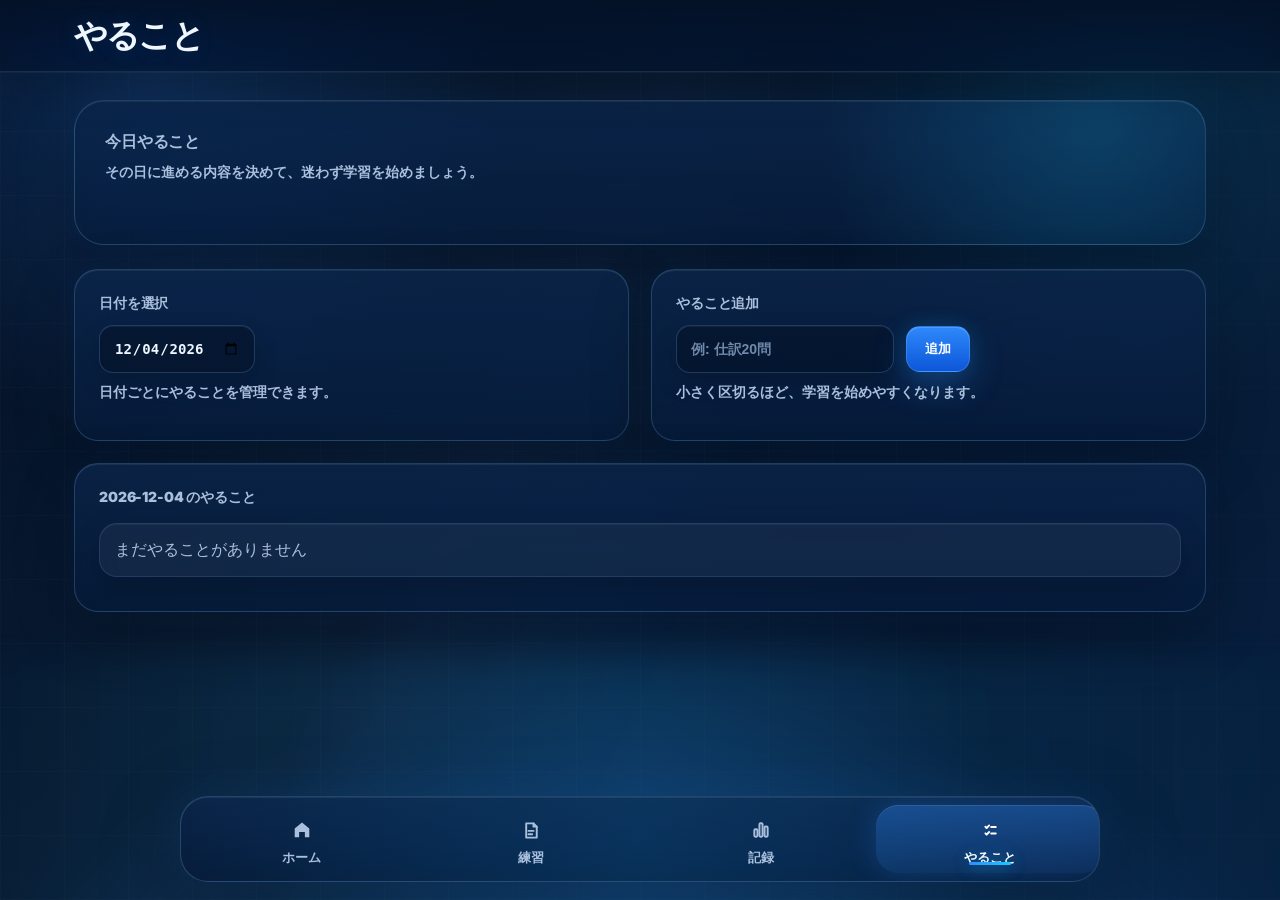
<file: tasks.html>
<!DOCTYPE html>
<html lang="ja">
<head>
  <meta charset="UTF-8">
  <meta name="viewport" content="width=device-width, initial-scale=1.0">
  <title>やること | 簿記マスターズ</title>

  <link rel="stylesheet" href="style.css?v=20260429">

  <link rel="preconnect" href="https://fonts.googleapis.com">
  <link rel="preconnect" href="https://fonts.gstatic.com" crossorigin>
  <link href="https://fonts.googleapis.com/css2?family=Inter:wght@400;500;600;700;800;900&display=swap" rel="stylesheet">
</head>

<body>

  <div class="header compact-header">
    <div class="header-inner compact-header-inner">
      <div class="page-heading compact-page-heading">
        <h2 class="page-title">やること</h2>
      </div>
    </div>
  </div>

  <div class="container">

    <div class="card main-progress-card">
      <div class="main-progress-head">
        <div>
          <h3>今日やること</h3>
          <p class="sub-text">
            その日に進める内容を決めて、迷わず学習を始めましょう。
          </p>
        </div>
      </div>
    </div>

    <div class="grid">

      <div class="card">
        <h3>日付を選択</h3>

        <input type="date" id="taskDate" onchange="changeTaskDate()">

        <p class="sub-text">
          日付ごとにやることを管理できます。
        </p>
      </div>

      <div class="card">
        <h3>やること追加</h3>

        <div class="inline-form">
          <input type="text" id="taskInput" placeholder="例: 仕訳20問">
          <button onclick="addTask()">追加</button>
        </div>

        <p class="sub-text">
          小さく区切るほど、学習を始めやすくなります。
        </p>
      </div>

    </div>

    <div class="card" style="margin-top: 22px;">
      <h3 id="taskTitle">今日のやること</h3>

      <ul id="taskList" class="todo-list"></ul>
    </div>

  </div>

  <div class="nav">
    <a href="index.html" class="nav-link" data-page="index.html" aria-label="ホーム">
      <span class="nav-icon-box">
        <svg class="nav-icon nav-icon-home" viewBox="0 0 24 24" aria-hidden="true">
          <path d="M4.4 10.4L12 4.1L19.6 10.4V19.6H15V14.2H9V19.6H4.4V10.4Z"></path>
        </svg>
      </span>
      <span class="nav-label">ホーム</span>
    </a>

    <a href="practice.html" class="nav-link" data-page="practice.html" aria-label="練習">
      <span class="nav-icon-box">
        <svg class="nav-icon nav-icon-practice" viewBox="0 0 24 24" aria-hidden="true">
          <path d="M7 4.6H14.6L18 8V19.4H7V4.6Z"></path>
          <path d="M14.6 4.6V8H18"></path>
          <path d="M9.4 12.4H14.6"></path>
          <path d="M9.4 15.9H13.2"></path>
        </svg>
      </span>
      <span class="nav-label">練習</span>
    </a>

    <a href="record.html" class="nav-link" data-page="record.html" aria-label="記録">
      <span class="nav-icon-box">
        <svg class="nav-icon nav-icon-record" viewBox="0 0 24 24" aria-hidden="true">
          <rect x="5.2" y="11.2" width="3.2" height="7.6" rx="1.2"></rect>
          <rect x="10.4" y="5.2" width="3.2" height="13.6" rx="1.2"></rect>
          <rect x="15.6" y="8.4" width="3.2" height="10.4" rx="1.2"></rect>
        </svg>
      </span>
      <span class="nav-label">記録</span>
    </a>

    <a href="tasks.html" class="nav-link" data-page="tasks.html" aria-label="やること">
      <span class="nav-icon-box">
        <svg class="nav-icon nav-icon-tasks" viewBox="0 0 24 24" aria-hidden="true">
          <path d="M7.2 8.1L8.5 9.4L11.1 6.7"></path>
          <path d="M13.2 8.3H18"></path>
          <path d="M7.2 15L8.5 16.3L11.1 13.6"></path>
          <path d="M13.2 15.2H18"></path>
        </svg>
      </span>
      <span class="nav-label">やること</span>
    </a>
  </div>

  <script>
    document.addEventListener("DOMContentLoaded", () => {
      const currentPage = location.pathname.split("/").pop() || "index.html";

      document.querySelectorAll(".nav-link").forEach((link) => {
        link.classList.toggle("active", link.dataset.page === currentPage);
      });
    });
  </script>

  <script src="app.js"></script>

</body>
</html>
</file>
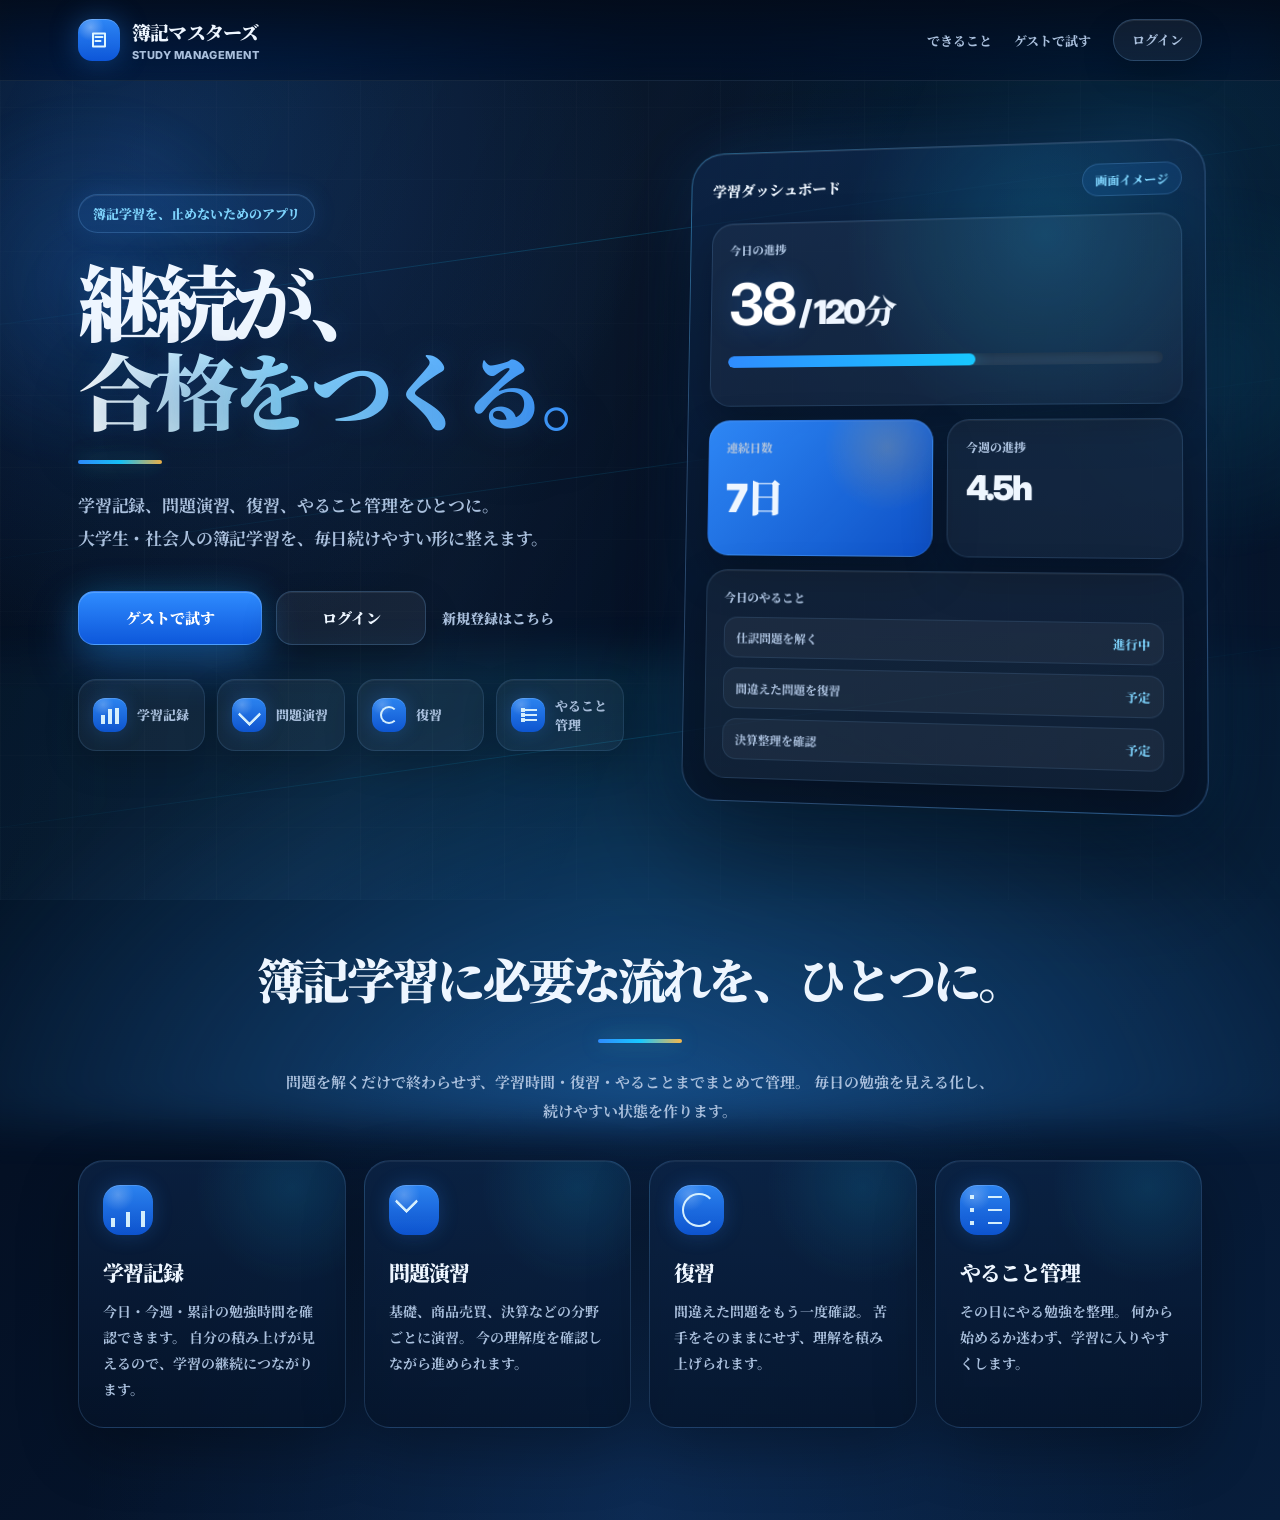
<file: welcome.html>
<!DOCTYPE html>
<html lang="ja">
<head>
  <meta charset="UTF-8" />
  <meta name="viewport" content="width=device-width, initial-scale=1.0" />

  <title>簿記マスターズ</title>

  <link rel="preconnect" href="https://fonts.googleapis.com">
  <link rel="preconnect" href="https://fonts.gstatic.com" crossorigin>

  <link href="https://fonts.googleapis.com/css2?family=Noto+Serif+JP:wght@600;700;900&family=Inter:wght@500;600;700;800;900&display=swap" rel="stylesheet">

  <link rel="stylesheet" href="welcome.css?v=20260429">
</head>

<body>

  <main class="welcome-page">

    <header class="welcome-header">
      <div class="welcome-header-inner">

        <a href="welcome.html" class="welcome-brand" aria-label="簿記マスターズ">
          <div class="welcome-brand-mark">
            <svg viewBox="0 0 24 24" aria-hidden="true">
              <path
                d="M6 5.5H18V18.5H6V5.5Z"
                fill="none"
                stroke="#dff6ff"
                stroke-width="2"
                stroke-linejoin="round"
              />
              <path
                d="M8.5 9H15.5"
                stroke="#dff6ff"
                stroke-width="2"
                stroke-linecap="round"
              />
              <path
                d="M8.5 13H13.5"
                stroke="#dff6ff"
                stroke-width="2"
                stroke-linecap="round"
              />
            </svg>
          </div>

          <div class="welcome-brand-text">
            <strong>簿記マスターズ</strong>
            <span>STUDY MANAGEMENT</span>
          </div>
        </a>

        <nav class="welcome-nav">
          <a href="#features">できること</a>
          <a href="index.html">ゲストで試す</a>
          <a href="login.html" class="header-login">ログイン</a>
        </nav>

      </div>
    </header>

    <section class="hero">

      <div class="bg-orb orb-1"></div>
      <div class="bg-orb orb-2"></div>
      <div class="bg-line line-1"></div>
      <div class="bg-line line-2"></div>
      <div class="bg-line line-3"></div>

      <div class="hero-inner">

        <div class="hero-copy">

          <div class="hero-badge">
            簿記学習を、止めないためのアプリ
          </div>

          <h1>
            継続が、<br>
            <span>合格をつくる。</span>
          </h1>

          <div class="gold-line"></div>

          <p class="lead">
            学習記録、問題演習、復習、やること管理をひとつに。<br>
            大学生・社会人の簿記学習を、毎日続けやすい形に整えます。
          </p>

          <div class="hero-actions">
            <a href="index.html" class="btn primary">ゲストで試す</a>
            <a href="login.html" class="btn secondary">ログイン</a>
            <a href="signup.html" class="guest">新規登録はこちら</a>
          </div>

          <div class="mini-features">
            <div class="mini-feature">
              <div class="mini-icon bar-icon"></div>
              <span>学習記録</span>
            </div>

            <div class="mini-feature">
              <div class="mini-icon pencil-icon"></div>
              <span>問題演習</span>
            </div>

            <div class="mini-feature">
              <div class="mini-icon refresh-icon"></div>
              <span>復習</span>
            </div>

            <div class="mini-feature">
              <div class="mini-icon list-icon"></div>
              <span>やること管理</span>
            </div>
          </div>

        </div>

        <div class="hero-preview" aria-label="アプリ画面イメージ">

          <div class="preview-top">
            <div class="preview-title">学習ダッシュボード</div>
            <div class="preview-pill">画面イメージ</div>
          </div>

          <div class="preview-grid">

            <div class="preview-card large">
              <span class="preview-label">今日の進捗</span>
              <div class="preview-value">
                <strong>38</strong> / 120分
              </div>

              <div class="preview-progress">
                <span></span>
              </div>
            </div>

            <div class="preview-card preview-streak">
              <span class="preview-label">連続日数</span>
              <div class="preview-value">7日</div>
            </div>

            <div class="preview-card">
              <span class="preview-label">今週の進捗</span>
              <div class="preview-value">4.5h</div>
            </div>

            <div class="preview-card large">
              <span class="preview-label">今日のやること</span>

              <div class="preview-list">
                <div class="preview-task">
                  <span>仕訳問題を解く</span>
                  <span>進行中</span>
                </div>

                <div class="preview-task">
                  <span>間違えた問題を復習</span>
                  <span>予定</span>
                </div>

                <div class="preview-task">
                  <span>決算整理を確認</span>
                  <span>予定</span>
                </div>
              </div>
            </div>

          </div>

        </div>

      </div>
    </section>

    <section class="features" id="features">
      <div class="features-inner">

        <div class="features-heading">
          <h2>簿記学習に必要な流れを、ひとつに。</h2>
          <div class="gold-line center"></div>
          <p>
            問題を解くだけで終わらせず、学習時間・復習・やることまでまとめて管理。
            毎日の勉強を見える化し、続けやすい状態を作ります。
          </p>
        </div>

        <div class="feature-grid">

          <article class="feature-card">
            <div class="feature-icon bar-icon large"></div>
            <h3>学習記録</h3>
            <p>
              今日・今週・累計の勉強時間を確認できます。
              自分の積み上げが見えるので、学習の継続につながります。
            </p>
          </article>

          <article class="feature-card">
            <div class="feature-icon pencil-icon large"></div>
            <h3>問題演習</h3>
            <p>
              基礎、商品売買、決算などの分野ごとに演習。
              今の理解度を確認しながら進められます。
            </p>
          </article>

          <article class="feature-card">
            <div class="feature-icon refresh-icon large"></div>
            <h3>復習</h3>
            <p>
              間違えた問題をもう一度確認。
              苦手をそのままにせず、理解を積み上げられます。
            </p>
          </article>

          <article class="feature-card">
            <div class="feature-icon list-icon large"></div>
            <h3>やること管理</h3>
            <p>
              その日にやる勉強を整理。
              何から始めるか迷わず、学習に入りやすくします。
            </p>
          </article>

        </div>

      </div>
    </section>

  </main>

</body>
</html>
</file>
<file: style.css>
/* =========================================================
   Boki Masters - style.css 完全版
   Neon Blue / Adult Study App Design
========================================================= */

/* =====================
   Base Variables
===================== */
:root {
  --bg: #06152b;
  --bg-2: #071b36;
  --bg-3: #0b2446;

  --surface: rgba(10, 31, 61, 0.72);
  --surface-2: rgba(12, 37, 72, 0.82);
  --surface-3: rgba(255, 255, 255, 0.06);

  --line: rgba(125, 190, 255, 0.22);
  --line-strong: rgba(125, 190, 255, 0.42);

  --text: #eef6ff;
  --text-soft: #a9bfdc;
  --text-faint: #6f89aa;

  --primary: #2f8cff;
  --primary-2: #18c8ff;
  --primary-3: #7dd3fc;

  --accent: #f6b74b;
  --accent-2: #ff7a45;

  --success: #35e6a8;
  --warning: #f6b74b;
  --danger: #ff5c7a;

  --success-text: #86ffd5;
  --danger-text: #ff8fa3;

  --shadow-sm: 0 10px 28px rgba(0, 0, 0, 0.22);
  --shadow-md: 0 18px 48px rgba(0, 0, 0, 0.28);
  --shadow-lg: 0 28px 80px rgba(0, 0, 0, 0.38);

  --glow-blue:
    0 0 18px rgba(47, 140, 255, 0.34),
    0 0 42px rgba(24, 200, 255, 0.16);

  --glow-orange:
    0 0 18px rgba(246, 183, 75, 0.28),
    0 0 44px rgba(255, 122, 69, 0.14);

  --radius-sm: 14px;
  --radius-md: 20px;
  --radius-lg: 28px;
}

/* =====================
   Reset
===================== */
* {
  box-sizing: border-box;
}

html {
  scroll-behavior: smooth;
  -webkit-font-smoothing: antialiased;
  -moz-osx-font-smoothing: grayscale;
}

body {
  margin: 0;
  min-height: 100vh;
  font-family: "Inter", -apple-system, BlinkMacSystemFont, "Segoe UI", Roboto, sans-serif;
  color: var(--text);
  padding-bottom: 132px;
  background:
    radial-gradient(circle at 12% 8%, rgba(47, 140, 255, 0.22), transparent 26%),
    radial-gradient(circle at 88% 10%, rgba(24, 200, 255, 0.12), transparent 24%),
    radial-gradient(circle at 50% 94%, rgba(47, 140, 255, 0.16), transparent 34%),
    linear-gradient(135deg, #041024 0%, #06172e 44%, #071f3f 100%);
  overflow-x: hidden;
}

body::before {
  content: "";
  position: fixed;
  inset: 0;
  pointer-events: none;
  z-index: -2;
  background:
    linear-gradient(115deg, transparent 0%, rgba(125, 190, 255, 0.08) 42%, transparent 58%),
    repeating-linear-gradient(
      90deg,
      rgba(255, 255, 255, 0.025) 0,
      rgba(255, 255, 255, 0.025) 1px,
      transparent 1px,
      transparent 64px
    ),
    repeating-linear-gradient(
      0deg,
      rgba(255, 255, 255, 0.018) 0,
      rgba(255, 255, 255, 0.018) 1px,
      transparent 1px,
      transparent 64px
    );
  opacity: 0.7;
}

body::after {
  content: "";
  position: fixed;
  left: -12%;
  right: -12%;
  bottom: -18%;
  height: 45vh;
  pointer-events: none;
  z-index: -1;
  background:
    radial-gradient(ellipse at 50% 100%, rgba(47, 140, 255, 0.30), transparent 62%),
    linear-gradient(90deg, transparent, rgba(24, 200, 255, 0.10), transparent);
  filter: blur(18px);
}

a {
  color: inherit;
}

::-webkit-scrollbar {
  width: 10px;
}

::-webkit-scrollbar-track {
  background: rgba(255, 255, 255, 0.02);
}

::-webkit-scrollbar-thumb {
  background: rgba(125, 190, 255, 0.24);
  border-radius: 999px;
}

/* =====================
   Header
===================== */
.header,
.compact-header {
  position: sticky;
  top: 0;
  z-index: 120;
  padding: 14px 0 12px;
  background:
    linear-gradient(180deg, rgba(4, 16, 36, 0.88), rgba(4, 16, 36, 0.62));
  backdrop-filter: blur(22px) saturate(160%);
  -webkit-backdrop-filter: blur(22px) saturate(160%);
  border-bottom: 1px solid rgba(125, 190, 255, 0.16);
  box-shadow:
    0 1px 0 rgba(255, 255, 255, 0.04),
    0 18px 40px rgba(0, 0, 0, 0.18);
}

.header-inner,
.compact-header-inner {
  width: min(100%, 1180px);
  margin: 0 auto;
  padding: 0 24px;
  display: flex;
  flex-direction: column;
  gap: 14px;
}

.topbar-row {
  display: flex;
  align-items: center;
  justify-content: flex-start;
}

.page-heading,
.compact-page-heading {
  display: flex;
  align-items: center;
  justify-content: space-between;
}

.page-title {
  margin: 0;
  font-size: clamp(24px, 2.6vw, 36px);
  font-weight: 900;
  color: var(--text);
  letter-spacing: -0.055em;
  text-shadow: 0 0 24px rgba(47, 140, 255, 0.16);
}

.logo,
.app-brand,
.brand-row,
.brand-mark,
.brand-icon,
.brand-text,
.brand-name,
.brand-sub,
.app-logo {
  display: none !important;
}

/* =====================
   Level Switch
===================== */
.level-switch {
  display: flex;
  gap: 10px;
  margin: 0;
  padding: 5px;
  border-radius: 999px;
  background: rgba(255, 255, 255, 0.055);
  border: 1px solid rgba(125, 190, 255, 0.18);
  box-shadow:
    inset 0 1px 0 rgba(255, 255, 255, 0.06),
    0 12px 30px rgba(0, 0, 0, 0.18);
}

.level-switch button {
  min-height: 44px;
  padding: 10px 22px;
  border-radius: 999px;
  border: 1px solid transparent;
  background: transparent;
  color: var(--text-soft);
  font-size: 14px;
  font-weight: 900;
  box-shadow: none;
}

.level-switch button.active {
  background:
    linear-gradient(180deg, rgba(47, 140, 255, 0.98), rgba(14, 92, 230, 0.92));
  color: #fff;
  border-color: rgba(125, 190, 255, 0.40);
  box-shadow:
    0 0 0 1px rgba(255, 255, 255, 0.10) inset,
    0 14px 34px rgba(47, 140, 255, 0.34),
    0 0 30px rgba(24, 200, 255, 0.18);
}

/* =====================
   Layout
===================== */
.container {
  width: min(100%, 1180px);
  margin: 0 auto;
  padding: 28px 24px 136px;
}

.grid {
  display: grid;
  grid-template-columns: 1fr 1fr;
  gap: 22px;
}

/* =====================
   Cards
===================== */
.card,
.question-card,
.mode-btn,
.category-progress-card,
.result-hero-card {
  width: 100%;
  background:
    linear-gradient(180deg, rgba(12, 37, 72, 0.80), rgba(8, 27, 55, 0.68));
  border: 1px solid rgba(125, 190, 255, 0.22);
  box-shadow:
    0 1px 0 rgba(255, 255, 255, 0.07) inset,
    0 22px 58px rgba(0, 0, 0, 0.28),
    0 0 34px rgba(47, 140, 255, 0.07);
  backdrop-filter: blur(22px) saturate(150%);
  -webkit-backdrop-filter: blur(22px) saturate(150%);
}

.card {
  border-radius: 24px;
  padding: 24px;
  transition:
    transform 0.22s ease,
    border-color 0.22s ease,
    box-shadow 0.22s ease,
    background 0.22s ease;
}

.card:hover {
  transform: translateY(-3px);
  border-color: rgba(125, 190, 255, 0.34);
  box-shadow:
    0 1px 0 rgba(255, 255, 255, 0.08) inset,
    0 26px 66px rgba(0, 0, 0, 0.34),
    0 0 42px rgba(47, 140, 255, 0.11);
}

.card h3,
.question-card h3 {
  margin: 0 0 12px;
  font-size: 14px;
  font-weight: 900;
  letter-spacing: -0.01em;
  color: var(--text-soft);
}

.card-value {
  margin: 0;
  font-size: 26px;
  font-weight: 900;
  color: var(--text);
  letter-spacing: -0.05em;
}

.big-time {
  margin-top: 10px;
  font-size: clamp(42px, 8vw, 58px);
  font-weight: 900;
  line-height: 0.98;
  letter-spacing: -0.06em;
}

.streak-card {
  position: relative;
  overflow: hidden;
  background:
    radial-gradient(circle at 78% 24%, rgba(246, 183, 75, 0.24), transparent 28%),
    linear-gradient(135deg, rgba(47, 140, 255, 0.98), rgba(14, 92, 230, 0.88));
  border-color: rgba(125, 190, 255, 0.38);
  box-shadow:
    0 24px 70px rgba(47, 140, 255, 0.30),
    0 0 46px rgba(24, 200, 255, 0.16),
    inset 0 1px 0 rgba(255, 255, 255, 0.14);
}

.streak-card::before {
  content: "";
  position: absolute;
  right: -46px;
  top: -46px;
  width: 180px;
  height: 180px;
  border-radius: 50%;
  border: 1px solid rgba(255, 255, 255, 0.18);
  box-shadow:
    0 0 40px rgba(255, 255, 255, 0.08),
    inset 0 0 40px rgba(255, 255, 255, 0.04);
}

.streak-card h3,
.streak-card .record-small-label {
  color: rgba(255, 255, 255, 0.72);
}

.streak-value {
  position: relative;
  z-index: 1;
  margin: 0;
  font-size: 42px;
  font-weight: 900;
  letter-spacing: -0.055em;
  color: #fff;
  text-shadow:
    0 0 24px rgba(255, 255, 255, 0.18),
    0 0 34px rgba(24, 200, 255, 0.20);
}

/* =====================
   Main Progress
===================== */
.main-progress-card {
  margin-bottom: 24px;
  padding: 30px 30px;
  border-radius: 30px;
  background:
    radial-gradient(circle at 90% 20%, rgba(24, 200, 255, 0.16), transparent 26%),
    linear-gradient(180deg, rgba(12, 37, 72, 0.84), rgba(8, 27, 55, 0.72));
}

.main-progress-head {
  display: flex;
  justify-content: space-between;
  align-items: center;
  gap: 18px;
  margin-bottom: 18px;
}

.main-progress-head h3 {
  margin: 0;
  font-size: 16px;
  font-weight: 900;
  color: var(--text-soft);
}

.main-progress-value {
  font-size: clamp(24px, 3.2vw, 42px);
  font-weight: 900;
  color: var(--text);
  letter-spacing: -0.06em;
}

/* =====================
   Forms
===================== */
.inline-form {
  display: flex;
  gap: 12px;
  align-items: center;
  flex-wrap: wrap;
}

input[type="text"],
input[type="date"],
input[type="number"],
select {
  min-height: 48px;
  padding: 12px 14px;
  border-radius: 14px;
  border: 1px solid rgba(125, 190, 255, 0.22);
  background: rgba(3, 14, 31, 0.46);
  color: var(--text);
  box-shadow:
    inset 0 1px 0 rgba(255, 255, 255, 0.05),
    0 10px 24px rgba(0, 0, 0, 0.16);
  font-size: 14px;
  font-weight: 700;
  transition:
    border-color 0.18s ease,
    box-shadow 0.18s ease,
    transform 0.18s ease,
    background 0.18s ease;
}

input::placeholder {
  color: var(--text-faint);
}

input:focus,
select:focus {
  outline: none;
  border-color: rgba(24, 200, 255, 0.52);
  background: rgba(5, 19, 40, 0.70);
  box-shadow:
    0 0 0 4px rgba(24, 200, 255, 0.10),
    0 0 30px rgba(47, 140, 255, 0.12),
    inset 0 1px 0 rgba(255, 255, 255, 0.08);
  transform: translateY(-1px);
}

/* =====================
   Buttons
===================== */
button {
  min-height: 46px;
  padding: 12px 18px;
  border-radius: 14px;
  border: 1px solid rgba(125, 190, 255, 0.28);
  background:
    linear-gradient(180deg, rgba(47, 140, 255, 0.98), rgba(14, 92, 230, 0.92));
  color: #fff;
  font-weight: 900;
  cursor: pointer;
  box-shadow:
    0 14px 34px rgba(47, 140, 255, 0.26),
    0 0 22px rgba(24, 200, 255, 0.12),
    inset 0 1px 0 rgba(255, 255, 255, 0.16);
  transition:
    transform 0.18s ease,
    box-shadow 0.18s ease,
    filter 0.18s ease,
    background 0.18s ease;
}

button:hover {
  transform: translateY(-2px);
  box-shadow:
    0 18px 42px rgba(47, 140, 255, 0.34),
    0 0 30px rgba(24, 200, 255, 0.18),
    inset 0 1px 0 rgba(255, 255, 255, 0.18);
}

button:active {
  transform: translateY(0) scale(0.985);
}

.secondary-btn {
  background: rgba(255, 255, 255, 0.055);
  color: var(--text-soft);
  border: 1px solid rgba(125, 190, 255, 0.20);
  box-shadow:
    0 12px 26px rgba(0, 0, 0, 0.18),
    inset 0 1px 0 rgba(255, 255, 255, 0.06);
}

/* =====================
   Progress
===================== */
.progress-bar {
  width: 100%;
  height: 12px;
  background: rgba(255, 255, 255, 0.08);
  border-radius: 999px;
  overflow: hidden;
  box-shadow:
    inset 0 2px 8px rgba(0, 0, 0, 0.22),
    0 0 0 1px rgba(125, 190, 255, 0.08);
}

.progress-bar.large {
  height: 14px;
  margin-top: 10px;
}

#progressFill,
#todayGoalFill,
#quizProgressFill,
#resultProgressFill {
  height: 100%;
  width: 0%;
  border-radius: 999px;
  background:
    linear-gradient(90deg, var(--primary) 0%, var(--primary-2) 100%);
  box-shadow:
    0 0 18px rgba(24, 200, 255, 0.34),
    inset 0 1px 0 rgba(255, 255, 255, 0.32);
  transition: width 0.4s ease, background 0.3s ease;
}

/* 状態別カラー。JSでclassを付けた時に使える */
.progress-danger #progressFill,
.progress-danger #todayGoalFill,
#progressFill.danger,
#todayGoalFill.danger {
  background: linear-gradient(90deg, #ff456a, #ff8a45);
}

.progress-warning #progressFill,
.progress-warning #todayGoalFill,
#progressFill.warning,
#todayGoalFill.warning {
  background: linear-gradient(90deg, #f6b74b, #ffdf7e);
}

.progress-good #progressFill,
.progress-good #todayGoalFill,
#progressFill.good,
#todayGoalFill.good {
  background: linear-gradient(90deg, #2f8cff, #18c8ff);
}

.progress-success #progressFill,
.progress-success #todayGoalFill,
#progressFill.success,
#todayGoalFill.success {
  background: linear-gradient(90deg, #25d690, #86ffd5);
}

/* =====================
   Bottom Nav
===================== */
.nav {
  position: fixed !important;
  left: 50% !important;
  bottom: 18px !important;
  transform: translateX(-50%) !important;

  width: calc(100% - 32px) !important;
  max-width: 920px !important;
  height: 86px !important;

  display: grid !important;
  grid-template-columns: repeat(4, minmax(0, 1fr)) !important;
  align-items: stretch !important;
  gap: 0 !important;

  padding: 0 !important;
  border-radius: 28px !important;

  background:
    linear-gradient(180deg, rgba(12, 37, 72, 0.88), rgba(7, 24, 50, 0.78)) !important;
  border: 1px solid rgba(125, 190, 255, 0.24) !important;

  box-shadow:
    0 28px 80px rgba(0, 0, 0, 0.38),
    0 0 50px rgba(47, 140, 255, 0.13),
    inset 0 1px 0 rgba(255, 255, 255, 0.08) !important;

  backdrop-filter: blur(24px) saturate(180%) !important;
  -webkit-backdrop-filter: blur(24px) saturate(180%) !important;

  overflow: hidden !important;
  z-index: 9999 !important;
}

.nav::before {
  content: "";
  position: absolute;
  inset: 0;
  pointer-events: none;
  background:
    linear-gradient(90deg, transparent, rgba(24, 200, 255, 0.12), transparent);
  opacity: 0.65;
}

.nav .nav-link,
.nav a {
  position: relative !important;
  min-width: 0 !important;
  width: 100% !important;

  margin: 8px 6px !important;
  padding: 10px 0 9px !important;

  border-radius: 22px !important;
  text-decoration: none !important;

  color: var(--text-soft) !important;

  display: grid !important;
  grid-template-rows: 30px 14px !important;
  place-items: center !important;
  align-content: center !important;
  row-gap: 5px !important;

  font-size: 13px !important;
  font-weight: 900 !important;
  line-height: 1 !important;

  transition:
    background 0.2s ease,
    color 0.2s ease,
    box-shadow 0.2s ease,
    transform 0.2s ease !important;
}

.nav .nav-link:hover,
.nav a:hover {
  color: #ffffff !important;
  background: rgba(47, 140, 255, 0.10) !important;
}

.nav .nav-link.active,
.nav a.active {
  color: #ffffff !important;
  background:
    linear-gradient(180deg, rgba(47, 140, 255, 0.36), rgba(47, 140, 255, 0.16)) !important;
  box-shadow:
    0 0 28px rgba(47, 140, 255, 0.24),
    inset 0 1px 0 rgba(255, 255, 255, 0.10) !important;
}

.nav .nav-link::before,
.nav a::before {
  content: "" !important;
  position: absolute !important;
  bottom: 8px !important;
  left: 50% !important;

  width: 42px !important;
  height: 3px !important;

  border-radius: 999px !important;
  background: linear-gradient(90deg, var(--primary), var(--primary-2)) !important;
  box-shadow:
    0 0 16px rgba(24, 200, 255, 0.55),
    0 0 28px rgba(47, 140, 255, 0.28) !important;

  transform: translateX(-50%) scaleX(0) !important;
  transition: transform 0.2s ease !important;
}

.nav .nav-link.active::before,
.nav a.active::before {
  transform: translateX(-50%) scaleX(1) !important;
}

/* icon box */
.nav .nav-link .nav-icon-box {
  width: 32px !important;
  height: 32px !important;
  display: grid !important;
  place-items: center !important;
  margin: 0 !important;
  padding: 0 !important;
  line-height: 0 !important;
  transform: translateX(0px) !important;
}

/* svg */
.nav .nav-link .nav-icon,
.nav a svg {
  width: 24px !important;
  height: 24px !important;
  display: block !important;
  flex: none !important;
  margin: 0 !important;
  padding: 0 !important;
  color: currentColor !important;
  overflow: visible !important;
  transform-origin: 50% 50% !important;
}

.nav .nav-link .nav-icon path,
.nav .nav-link .nav-icon rect,
.nav .nav-link .nav-icon circle,
.nav .nav-link .nav-icon line,
.nav .nav-link .nav-icon polyline,
.nav a svg path,
.nav a svg rect,
.nav a svg circle,
.nav a svg line,
.nav a svg polyline {
  fill: none !important;
  stroke: currentColor !important;
  stroke-width: 2 !important;
  stroke-linecap: round !important;
  stroke-linejoin: round !important;
}

.nav .nav-link .nav-icon-home path {
  fill: currentColor !important;
  stroke: none !important;
}

/* 微調整 */
.nav .nav-link[data-page="index.html"] .nav-icon {
  transform: translateX(0px) translateY(0px) scale(0.96) !important;
}

.nav .nav-link[data-page="practice.html"] .nav-icon {
  transform: translateX(0px) translateY(0.5px) scale(0.96) !important;
}

.nav .nav-link[data-page="record.html"] .nav-icon {
  transform: translateX(0px) translateY(0px) scale(0.98) !important;
}

.nav .nav-link[data-page="tasks.html"] .nav-icon {
  transform: translateX(0px) translateY(0.5px) scale(0.96) !important;
}

.nav .nav-link .nav-label,
.nav a span {
  display: block !important;
  width: 100% !important;
  margin: 0 !important;
  padding: 0 !important;
  text-align: center !important;
  color: currentColor !important;
  font-size: 13px !important;
  font-weight: 900 !important;
  line-height: 1 !important;
  white-space: nowrap !important;
}

/* =====================
   Practice
===================== */
.mode-grid {
  display: grid;
  grid-template-columns: 1fr 1fr;
  gap: 22px;
}

.mode-btn {
  position: relative;
  overflow: hidden;
  min-height: 160px;
  border-radius: 24px;
  padding: 26px;
  text-align: left;
  color: var(--text);
  cursor: pointer;
}

.mode-btn::before {
  content: "";
  position: absolute;
  inset: 0;
  background:
    radial-gradient(circle at top right, rgba(24, 200, 255, 0.18), transparent 34%),
    linear-gradient(135deg, rgba(255,255,255,0.04), transparent 55%);
  pointer-events: none;
}

.mode-btn:hover {
  transform: translateY(-5px);
}

.mode-title {
  position: relative;
  z-index: 1;
  font-size: 24px;
  font-weight: 900;
  letter-spacing: -0.04em;
  margin-bottom: 8px;
  color: var(--text);
}

.mode-desc {
  position: relative;
  z-index: 1;
  font-size: 15px;
  color: var(--text-soft);
  font-weight: 700;
}

.section-head h3 {
  margin: 0 0 6px;
  font-size: 26px;
  font-weight: 900;
  color: var(--text);
}

.section-head p {
  margin: 0 0 18px;
  color: var(--text-soft);
  font-size: 15px;
  font-weight: 700;
}

.category-card-grid {
  display: grid;
  grid-template-columns: 1fr 1fr;
  gap: 22px;
}

.category-progress-card {
  border-radius: 24px;
  padding: 22px;
  cursor: pointer;
  transition: transform 0.2s ease, box-shadow 0.2s ease;
}

.category-progress-card:hover {
  transform: translateY(-4px);
  box-shadow:
    0 26px 64px rgba(0, 0, 0, 0.34),
    0 0 38px rgba(47, 140, 255, 0.12);
}

.category-progress-title {
  font-size: 22px;
  font-weight: 900;
  color: var(--text);
  margin-bottom: 6px;
}

.category-progress-sub {
  font-size: 14px;
  color: var(--text-soft);
  margin-bottom: 14px;
  font-weight: 700;
}

.category-progress-meta {
  display: flex;
  justify-content: space-between;
  align-items: center;
  margin-bottom: 10px;
  font-size: 13px;
  color: var(--text-soft);
  font-weight: 800;
}

.section-actions {
  margin-top: 18px;
}

.quiz-topbar {
  display: flex;
  justify-content: space-between;
  align-items: flex-end;
  gap: 12px;
  margin-bottom: 14px;
}

.quiz-mode-label {
  font-size: 12px;
  font-weight: 900;
  letter-spacing: 0.08em;
  color: var(--text-faint);
  text-transform: uppercase;
}

.quiz-category-label {
  font-size: 22px;
  font-weight: 900;
  color: var(--text);
  margin-top: 4px;
}

.quiz-count {
  font-size: 14px;
  font-weight: 900;
  color: #dff6ff;
  background: rgba(47, 140, 255, 0.16);
  padding: 8px 12px;
  border-radius: 999px;
  border: 1px solid rgba(125, 190, 255, 0.22);
}

.progress-wrap {
  margin-bottom: 18px;
}

.question-card {
  border-radius: 24px;
  padding: 26px;
  margin-bottom: 18px;
}

.question-card h3 {
  color: var(--text);
  font-size: 20px;
  line-height: 1.7;
}

.choices {
  display: flex;
  flex-direction: column;
  gap: 12px;
}

.choices button {
  width: 100%;
  min-height: 60px;
  text-align: left;
  justify-content: flex-start;
  padding: 16px 18px;
  border-radius: 18px;
  background:
    linear-gradient(180deg, rgba(12, 37, 72, 0.80), rgba(8, 27, 55, 0.70));
  color: var(--text);
  border: 1px solid rgba(125, 190, 255, 0.18);
  box-shadow:
    0 12px 28px rgba(0, 0, 0, 0.20),
    inset 0 1px 0 rgba(255, 255, 255, 0.06);
  font-size: 15px;
  font-weight: 800;
}

.choices button:hover {
  border-color: rgba(24, 200, 255, 0.38);
  background:
    linear-gradient(180deg, rgba(14, 46, 86, 0.88), rgba(8, 30, 62, 0.80));
}

.correct {
  background:
    linear-gradient(180deg, rgba(35, 214, 144, 0.18), rgba(35, 214, 144, 0.10)) !important;
  border: 1px solid rgba(35, 214, 144, 0.44) !important;
  color: var(--success-text) !important;
  box-shadow:
    0 0 28px rgba(35, 214, 144, 0.16),
    inset 0 1px 0 rgba(255, 255, 255, 0.08) !important;
}

.wrong {
  background:
    linear-gradient(180deg, rgba(255, 92, 122, 0.18), rgba(255, 92, 122, 0.10)) !important;
  border: 1px solid rgba(255, 92, 122, 0.40) !important;
  color: var(--danger-text) !important;
  box-shadow:
    0 0 28px rgba(255, 92, 122, 0.14),
    inset 0 1px 0 rgba(255, 255, 255, 0.08) !important;
}

.result-box {
  min-height: 34px;
  margin-top: 14px;
  font-size: 16px;
  font-weight: 900;
  letter-spacing: -0.02em;
  color: var(--text);
}

.actions {
  display: flex;
  gap: 12px;
  margin-top: 16px;
}

.result-screen {
  margin-top: 8px;
}

.result-hero-card {
  border-radius: 28px;
  padding: 30px 26px;
  text-align: center;
}

.result-badge {
  display: inline-block;
  padding: 7px 12px;
  border-radius: 999px;
  background: rgba(47, 140, 255, 0.14);
  color: var(--primary-3);
  font-size: 12px;
  font-weight: 900;
  letter-spacing: 0.08em;
  margin-bottom: 14px;
  border: 1px solid rgba(125, 190, 255, 0.22);
}

.result-hero-card h2 {
  margin: 0;
  font-size: 34px;
  font-weight: 900;
  letter-spacing: -0.05em;
}

.result-hero-card p {
  margin: 10px 0 0;
  color: var(--text-soft);
  font-size: 15px;
  font-weight: 700;
}

.result-score-circle {
  width: 150px;
  height: 150px;
  margin: 24px auto 22px;
  border-radius: 50%;
  display: flex;
  align-items: center;
  justify-content: center;
  background:
    radial-gradient(circle at center, rgba(5, 19, 40, 0.96) 48%, transparent 49%),
    conic-gradient(var(--primary-2) var(--score-angle, 0%), rgba(255,255,255,0.10) 0);
  box-shadow:
    0 0 34px rgba(24, 200, 255, 0.22),
    inset 0 1px 0 rgba(255,255,255,0.08);
}

.result-score-circle span {
  font-size: 30px;
  font-weight: 900;
}

.result-stats {
  display: grid;
  grid-template-columns: 1fr 1fr;
  gap: 14px;
  margin-top: 6px;
}

.result-stat {
  background: rgba(255, 255, 255, 0.045);
  border: 1px solid rgba(125, 190, 255, 0.14);
  border-radius: 20px;
  padding: 16px;
  text-align: left;
}

.result-stat-label {
  font-size: 12px;
  color: var(--text-faint);
  font-weight: 900;
  letter-spacing: 0.04em;
  text-transform: uppercase;
  margin-bottom: 8px;
}

.result-stat-value {
  font-size: 22px;
  font-weight: 900;
  color: var(--text);
}

.result-progress-block {
  margin-top: 22px;
  text-align: left;
}

.result-progress-head {
  display: flex;
  justify-content: space-between;
  align-items: center;
  margin-bottom: 10px;
  color: var(--text-soft);
  font-weight: 800;
  font-size: 14px;
}

/* =====================
   Review
===================== */
.review-list-wrap {
  margin-top: 28px;
  text-align: left;
}

.review-list-head h3 {
  margin: 0 0 6px;
  font-size: 20px;
  font-weight: 900;
  color: var(--text);
}

.review-list-head p {
  margin: 0 0 16px;
  font-size: 14px;
  color: var(--text-soft);
}

.review-list {
  display: flex;
  flex-direction: column;
  gap: 14px;
}

.review-card {
  background: rgba(255, 255, 255, 0.045);
  border: 1px solid rgba(125, 190, 255, 0.14);
  border-radius: 22px;
  padding: 18px;
  box-shadow: 0 12px 32px rgba(0, 0, 0, 0.20);
}

.review-card.correct-review {
  border-color: rgba(35, 214, 144, 0.26);
  background: rgba(35, 214, 144, 0.08);
}

.review-card.wrong-review {
  border-color: rgba(255, 92, 122, 0.28);
  background: rgba(255, 92, 122, 0.08);
}

.review-top {
  display: flex;
  justify-content: space-between;
  align-items: flex-start;
  gap: 12px;
  margin-bottom: 12px;
}

.review-question {
  font-size: 17px;
  font-weight: 900;
  line-height: 1.5;
  color: var(--text);
}

.review-badge {
  flex-shrink: 0;
  padding: 6px 10px;
  border-radius: 999px;
  font-size: 12px;
  font-weight: 900;
  letter-spacing: 0.04em;
}

.review-badge.correct-badge {
  background: rgba(35, 214, 144, 0.14);
  color: var(--success-text);
}

.review-badge.wrong-badge {
  background: rgba(255, 92, 122, 0.14);
  color: var(--danger-text);
}

.review-answer-block {
  display: grid;
  gap: 10px;
}

.review-answer-row {
  padding: 12px 14px;
  border-radius: 16px;
  font-size: 14px;
  line-height: 1.6;
  background: rgba(255, 255, 255, 0.045);
  border: 1px solid rgba(125, 190, 255, 0.10);
}

.review-answer-row strong {
  display: inline-block;
  min-width: 90px;
  color: var(--text-soft);
}

.review-user-answer {
  border-left: 4px solid var(--text-faint);
}

.review-correct-answer {
  border-left: 4px solid var(--primary-2);
}

.review-explanation {
  border-left: 4px solid var(--success);
}

.review-explanation-text {
  color: var(--text);
  font-weight: 600;
}

/* =====================
   Todo / Tasks
===================== */
.todo-list {
  list-style: none;
  padding: 0;
  margin: 16px 0 0;
}

.todo-list li {
  display: flex;
  align-items: center;
  justify-content: space-between;
  gap: 14px;
  padding: 15px;
  border-radius: 18px;
  border: 1px solid rgba(125, 190, 255, 0.15);
  background: rgba(255, 255, 255, 0.045);
  box-shadow:
    0 12px 30px rgba(0, 0, 0, 0.18),
    inset 0 1px 0 rgba(255, 255, 255, 0.05);
  margin-bottom: 10px;
}

.todo-left {
  display: flex;
  align-items: center;
  gap: 12px;
  flex: 1;
}

.todo-left input[type="checkbox"] {
  width: 18px;
  height: 18px;
  accent-color: var(--primary);
}

.todo-done {
  text-decoration: line-through;
  text-decoration-thickness: 2px;
  color: var(--text-faint);
}

.todo-delete {
  background: linear-gradient(135deg, #ff456a, #ff7a45);
  color: #fff;
  border-radius: 12px;
  padding: 8px 12px;
  font-size: 12px;
  font-weight: 900;
  box-shadow:
    0 12px 24px rgba(255, 92, 122, 0.18),
    inset 0 1px 0 rgba(255, 255, 255, 0.16);
}

.empty-task-item {
  color: var(--text-soft);
}

/* =====================
   Subjects
===================== */
.subject-list {
  margin: 0;
  padding-left: 18px;
}

.subject-list li {
  margin-bottom: 10px;
  color: var(--text-soft);
  font-weight: 700;
}

.sub-text {
  font-size: 14px;
  color: var(--text-soft);
  margin-top: 10px;
  font-weight: 700;
}

/* =====================
   Record Page Support
   record.html内の専用CSSより後に効くものだけ調整
===================== */
.record-main-card {
  background:
    radial-gradient(circle at 90% 20%, rgba(24, 200, 255, 0.16), transparent 26%),
    linear-gradient(180deg, rgba(12, 37, 72, 0.84), rgba(8, 27, 55, 0.72)) !important;
}

.record-timer-display {
  color: var(--text) !important;
  text-shadow: 0 0 28px rgba(47, 140, 255, 0.20);
}

.record-select {
  background: rgba(3, 14, 31, 0.46) !important;
  color: var(--text) !important;
  border-color: rgba(125, 190, 255, 0.22) !important;
}

.record-info-box {
  background: rgba(255, 255, 255, 0.045) !important;
  border-color: rgba(125, 190, 255, 0.14) !important;
}

.record-info-box strong,
.record-big-value,
.record-card-title h3 {
  color: var(--text) !important;
}

.record-card-title p,
.record-message,
.record-info-box span,
.record-small-label {
  color: var(--text-soft) !important;
}

.record-bars {
  background:
    linear-gradient(to top, rgba(125, 190, 255, 0.12) 1px, transparent 1px),
    linear-gradient(180deg, rgba(255, 255, 255, 0.045), rgba(255,255,255,0.02)) !important;
  background-size: 100% 25% !important;
}

.record-bar.empty {
  background: rgba(255, 255, 255, 0.10) !important;
}

.record-donut-inner {
  background: rgba(5, 19, 40, 0.96) !important;
}

.record-donut-inner strong {
  color: var(--text) !important;
}

.record-distribution-name strong {
  color: var(--text) !important;
}

/* =====================
   Responsive
===================== */
@media (max-width: 980px) {
  .header-inner,
  .compact-header-inner,
  .container {
    width: min(100%, 760px);
  }

  .grid,
  .mode-grid,
  .category-card-grid,
  .result-stats {
    grid-template-columns: 1fr;
  }
}

@media (max-width: 768px) {
  body {
    padding-bottom: 118px !important;
  }

  .container {
    padding: 20px 16px 126px;
  }

  .header,
  .compact-header {
    padding: 12px 0 10px;
  }

  .header-inner,
  .compact-header-inner {
    padding-left: 16px;
    padding-right: 16px;
  }

  .page-title {
    font-size: 24px;
  }

  .level-switch button {
    min-height: 40px;
    padding: 8px 16px;
    font-size: 12px;
  }

  .card {
    padding: 20px;
    border-radius: 22px;
  }

  .main-progress-card {
    padding: 22px;
  }

  .main-progress-head {
    flex-direction: column;
    align-items: flex-start;
  }

  .main-progress-value {
    font-size: 28px;
  }

  .mode-title {
    font-size: 21px;
  }

  .mode-desc {
    font-size: 14px;
  }

  .actions {
    flex-direction: column;
  }

  .nav {
    width: calc(100% - 16px) !important;
    height: 82px !important;
    bottom: 10px !important;
    border-radius: 24px !important;
  }

  .nav .nav-link,
  .nav a {
    margin: 7px 4px !important;
    padding: 9px 0 8px !important;
    grid-template-rows: 29px 13px !important;
    row-gap: 5px !important;
    font-size: 12px !important;
  }

  .nav .nav-link .nav-icon-box {
    width: 30px !important;
    height: 30px !important;
  }

  .nav .nav-link .nav-icon,
  .nav a svg {
    width: 23px !important;
    height: 23px !important;
  }

  .nav .nav-link .nav-label,
  .nav a span {
    font-size: 12px !important;
  }
}

@media (max-width: 480px) {
  .container {
    padding-left: 14px;
    padding-right: 14px;
  }

  .card {
    padding: 18px;
  }

  .page-title {
    font-size: 22px;
  }

  .card-value {
    font-size: 22px;
  }

  .streak-value {
    font-size: 36px;
  }
}
</file>
<file: welcome.css>
/* =========================================================
   Boki Masters - welcome.css 完全版
   Neon Blue Landing Page / 大学生・社会人向け
========================================================= */

/* =====================
   Base
===================== */
:root {
  --bg: #041024;
  --bg-2: #07172f;
  --bg-3: #0a2348;

  --surface: rgba(10, 31, 61, 0.72);
  --surface-2: rgba(12, 37, 72, 0.84);
  --surface-light: rgba(255, 255, 255, 0.065);

  --line: rgba(125, 190, 255, 0.22);
  --line-strong: rgba(125, 190, 255, 0.42);

  --text: #eef6ff;
  --text-soft: #a9bfdc;
  --text-faint: #6f89aa;

  --primary: #2f8cff;
  --primary-2: #18c8ff;
  --primary-3: #7dd3fc;

  --accent: #f6b74b;
  --accent-2: #ff7a45;
  --success: #35e6a8;

  --shadow-md: 0 22px 64px rgba(0, 0, 0, 0.32);
  --shadow-lg: 0 34px 100px rgba(0, 0, 0, 0.48);

  --glow-blue:
    0 0 18px rgba(47, 140, 255, 0.34),
    0 0 48px rgba(24, 200, 255, 0.17);

  --radius-md: 22px;
  --radius-lg: 30px;
}

* {
  box-sizing: border-box;
}

html {
  scroll-behavior: smooth;
  -webkit-font-smoothing: antialiased;
  -moz-osx-font-smoothing: grayscale;
}

body {
  margin: 0;
  min-height: 100vh;
  font-family: "Inter", "Noto Serif JP", -apple-system, BlinkMacSystemFont, "Segoe UI", sans-serif;
  color: var(--text);
  background:
    radial-gradient(circle at 12% 10%, rgba(47, 140, 255, 0.25), transparent 28%),
    radial-gradient(circle at 88% 10%, rgba(24, 200, 255, 0.12), transparent 24%),
    radial-gradient(circle at 50% 100%, rgba(47, 140, 255, 0.16), transparent 34%),
    linear-gradient(135deg, #030b19 0%, #041024 42%, #071d3b 100%);
  overflow-x: hidden;
}

body::before {
  content: "";
  position: fixed;
  inset: 0;
  pointer-events: none;
  z-index: -2;
  background:
    linear-gradient(115deg, transparent 0%, rgba(125, 190, 255, 0.08) 42%, transparent 58%),
    repeating-linear-gradient(
      90deg,
      rgba(255, 255, 255, 0.022) 0,
      rgba(255, 255, 255, 0.022) 1px,
      transparent 1px,
      transparent 72px
    ),
    repeating-linear-gradient(
      0deg,
      rgba(255, 255, 255, 0.016) 0,
      rgba(255, 255, 255, 0.016) 1px,
      transparent 1px,
      transparent 72px
    );
  opacity: 0.72;
}

body::after {
  content: "";
  position: fixed;
  left: -20%;
  right: -20%;
  bottom: -25%;
  height: 52vh;
  pointer-events: none;
  z-index: -1;
  background:
    radial-gradient(ellipse at 50% 100%, rgba(47, 140, 255, 0.34), transparent 62%),
    linear-gradient(90deg, transparent, rgba(24, 200, 255, 0.12), transparent);
  filter: blur(20px);
}

a {
  color: inherit;
  text-decoration: none;
}

/* =====================
   Page
===================== */
.welcome-page {
  position: relative;
  min-height: 100vh;
  overflow: hidden;
}

/* =====================
   Header
===================== */
.welcome-header {
  position: fixed;
  top: 0;
  left: 0;
  width: 100%;
  z-index: 50;
  padding: 18px 0;
  background:
    linear-gradient(180deg, rgba(3, 11, 25, 0.86), rgba(3, 11, 25, 0.44));
  border-bottom: 1px solid rgba(125, 190, 255, 0.14);
  backdrop-filter: blur(22px) saturate(170%);
  -webkit-backdrop-filter: blur(22px) saturate(170%);
}

.welcome-header-inner {
  width: min(100%, 1180px);
  margin: 0 auto;
  padding: 0 28px;
  display: flex;
  align-items: center;
  justify-content: space-between;
  gap: 24px;
}

.welcome-brand {
  display: flex;
  align-items: center;
  gap: 12px;
}

.welcome-brand-mark {
  width: 42px;
  height: 42px;
  border-radius: 14px;
  display: grid;
  place-items: center;
  background:
    radial-gradient(circle at 30% 20%, rgba(255,255,255,0.30), transparent 30%),
    linear-gradient(180deg, rgba(47, 140, 255, 0.96), rgba(14, 92, 230, 0.92));
  box-shadow:
    0 0 28px rgba(47, 140, 255, 0.34),
    inset 0 1px 0 rgba(255, 255, 255, 0.22);
}

.welcome-brand-mark svg {
  width: 24px;
  height: 24px;
}

.welcome-brand-text strong {
  display: block;
  font-size: 19px;
  font-weight: 900;
  letter-spacing: -0.04em;
  color: var(--text);
}

.welcome-brand-text span {
  display: block;
  margin-top: 3px;
  font-size: 11px;
  font-weight: 800;
  letter-spacing: 0.04em;
  color: var(--text-soft);
}

.welcome-nav {
  display: flex;
  align-items: center;
  gap: 22px;
}

.welcome-nav a {
  color: var(--text-soft);
  font-size: 13px;
  font-weight: 800;
  transition: color 0.18s ease;
}

.welcome-nav a:hover {
  color: var(--primary-3);
}

.header-login {
  min-height: 42px;
  padding: 10px 18px;
  border-radius: 999px;
  color: #fff;
  font-size: 13px;
  font-weight: 900;
  border: 1px solid rgba(125, 190, 255, 0.24);
  background: rgba(255, 255, 255, 0.055);
  box-shadow:
    0 14px 34px rgba(0, 0, 0, 0.20),
    inset 0 1px 0 rgba(255,255,255,0.08);
}

/* =====================
   Hero Background Parts
===================== */
.hero {
  position: relative;
  min-height: 100vh;
  padding: 116px 0 72px;
}

.bg-orb,
.bg-line {
  position: absolute;
  pointer-events: none;
}

.bg-orb {
  width: 420px;
  height: 420px;
  border-radius: 50%;
  filter: blur(8px);
  opacity: 0.34;
}

.orb-1 {
  top: 8%;
  left: -120px;
  background: radial-gradient(circle, rgba(47, 140, 255, 0.52), transparent 64%);
}

.orb-2 {
  right: -150px;
  top: 18%;
  background: radial-gradient(circle, rgba(24, 200, 255, 0.32), transparent 64%);
}

.bg-line {
  left: -10%;
  right: -10%;
  height: 1px;
  background: linear-gradient(90deg, transparent, rgba(24, 200, 255, 0.60), transparent);
  opacity: 0.35;
  transform: rotate(-8deg);
}

.line-1 {
  top: 26%;
}

.line-2 {
  top: 52%;
  opacity: 0.20;
}

.line-3 {
  bottom: 18%;
  opacity: 0.28;
}

/* =====================
   Hero Layout
===================== */
.hero-inner {
  width: min(100%, 1180px);
  min-height: calc(100vh - 188px);
  margin: 0 auto;
  padding: 0 28px;
  display: grid;
  grid-template-columns: minmax(0, 1.02fr) minmax(420px, 0.98fr);
  align-items: center;
  gap: 54px;
}

.hero-copy {
  position: relative;
  z-index: 2;
}

.hero-badge {
  width: fit-content;
  display: inline-flex;
  align-items: center;
  gap: 9px;
  margin-bottom: 22px;
  padding: 9px 14px;
  border-radius: 999px;
  color: var(--primary-3);
  font-size: 13px;
  font-weight: 900;
  background: rgba(47, 140, 255, 0.10);
  border: 1px solid rgba(125, 190, 255, 0.22);
  box-shadow:
    0 0 24px rgba(47, 140, 255, 0.14),
    inset 0 1px 0 rgba(255,255,255,0.08);
}

.hero-copy h1 {
  margin: 0;
  font-family: "Noto Serif JP", serif;
  font-size: clamp(48px, 6.5vw, 86px);
  font-weight: 900;
  line-height: 1.08;
  letter-spacing: -0.07em;
  color: var(--text);
  text-shadow:
    0 0 26px rgba(47, 140, 255, 0.18),
    0 18px 60px rgba(0, 0, 0, 0.35);
}

.hero-copy h1 span {
  background: linear-gradient(90deg, #ffffff 0%, #8fdcff 38%, #2f8cff 100%);
  -webkit-background-clip: text;
  background-clip: text;
  color: transparent;
}

.gold-line {
  width: 84px;
  height: 4px;
  margin: 26px 0 26px;
  border-radius: 999px;
  background: linear-gradient(90deg, var(--primary), var(--primary-2), var(--accent));
  box-shadow:
    0 0 20px rgba(24, 200, 255, 0.38),
    0 0 28px rgba(246, 183, 75, 0.18);
}

.lead {
  margin: 0;
  max-width: 640px;
  color: var(--text-soft);
  font-size: 17px;
  font-weight: 700;
  line-height: 1.95;
  letter-spacing: -0.01em;
}

.hero-actions {
  display: flex;
  align-items: center;
  gap: 14px;
  flex-wrap: wrap;
  margin-top: 34px;
}

/* =====================
   Buttons
===================== */
.btn {
  min-height: 54px;
  padding: 15px 24px;
  border-radius: 16px;
  display: inline-flex;
  align-items: center;
  justify-content: center;
  gap: 10px;
  font-size: 15px;
  font-weight: 900;
  transition:
    transform 0.18s ease,
    box-shadow 0.18s ease,
    border-color 0.18s ease,
    background 0.18s ease;
}

.btn:hover {
  transform: translateY(-2px);
}

.btn.primary {
  min-width: 184px;
  color: #fff;
  background:
    linear-gradient(180deg, rgba(47, 140, 255, 1), rgba(14, 92, 230, 0.94));
  border: 1px solid rgba(125, 190, 255, 0.38);
  box-shadow:
    0 20px 48px rgba(47, 140, 255, 0.34),
    0 0 34px rgba(24, 200, 255, 0.18),
    inset 0 1px 0 rgba(255,255,255,0.18);
}

.btn.secondary {
  min-width: 150px;
  color: var(--text);
  background: rgba(255,255,255,0.055);
  border: 1px solid rgba(125, 190, 255, 0.22);
  box-shadow:
    0 16px 36px rgba(0,0,0,0.20),
    inset 0 1px 0 rgba(255,255,255,0.07);
}

.guest {
  display: inline-flex;
  align-items: center;
  gap: 8px;
  color: var(--text-soft);
  font-size: 14px;
  font-weight: 900;
  padding: 12px 2px;
  transition: color 0.18s ease;
}

.guest:hover {
  color: var(--primary-3);
}

/* =====================
   Mini Features
===================== */
.mini-features {
  display: grid;
  grid-template-columns: repeat(4, minmax(110px, 1fr));
  gap: 12px;
  margin-top: 34px;
  max-width: 650px;
}

.mini-feature {
  min-height: 72px;
  padding: 14px;
  border-radius: 18px;
  background: rgba(255,255,255,0.045);
  border: 1px solid rgba(125, 190, 255, 0.14);
  display: flex;
  align-items: center;
  gap: 10px;
  color: var(--text-soft);
  font-size: 13px;
  font-weight: 900;
  box-shadow:
    0 14px 34px rgba(0,0,0,0.18),
    inset 0 1px 0 rgba(255,255,255,0.05);
}

.mini-icon,
.feature-icon {
  position: relative;
  flex: 0 0 auto;
  width: 34px;
  height: 34px;
  border-radius: 12px;
  background:
    radial-gradient(circle at 30% 20%, rgba(255,255,255,0.22), transparent 30%),
    linear-gradient(180deg, rgba(47, 140, 255, 0.92), rgba(14, 92, 230, 0.86));
  box-shadow:
    0 0 20px rgba(47, 140, 255, 0.24),
    inset 0 1px 0 rgba(255,255,255,0.16);
}

.mini-icon::before,
.feature-icon::before {
  content: "";
  position: absolute;
  inset: 9px;
  border: 2px solid #dff6ff;
  border-radius: 5px;
  opacity: 0.95;
}

.bar-icon::before {
  inset: auto 8px 8px;
  height: 16px;
  border: 0;
  border-radius: 0;
  background:
    linear-gradient(to top, #dff6ff 0 100%) left bottom / 4px 9px no-repeat,
    linear-gradient(to top, #dff6ff 0 100%) center bottom / 4px 15px no-repeat,
    linear-gradient(to top, #dff6ff 0 100%) right bottom / 4px 20px no-repeat;
}

.pencil-icon::before {
  inset: 8px 9px;
  width: 14px;
  height: 14px;
  border: 0;
  border-left: 3px solid #dff6ff;
  border-bottom: 3px solid #dff6ff;
  transform: rotate(-45deg);
  border-radius: 2px;
}

.refresh-icon::before {
  inset: 8px;
  border-radius: 50%;
  border: 2px solid #dff6ff;
  border-right-color: transparent;
}

.list-icon::before {
  inset: 9px 8px;
  border: 0;
  border-radius: 0;
  background:
    linear-gradient(#dff6ff 0 0) left 2px top 1px / 4px 4px no-repeat,
    linear-gradient(#dff6ff 0 0) left 2px center / 4px 4px no-repeat,
    linear-gradient(#dff6ff 0 0) left 2px bottom 1px / 4px 4px no-repeat,
    linear-gradient(#dff6ff 0 0) right top 2px / 14px 2px no-repeat,
    linear-gradient(#dff6ff 0 0) right center / 14px 2px no-repeat,
    linear-gradient(#dff6ff 0 0) right bottom 2px / 14px 2px no-repeat;
}

/* =====================
   Hero Preview
===================== */
.hero-preview {
  position: relative;
  z-index: 2;
  min-height: 560px;
  border-radius: 34px;
  padding: 22px;
  background:
    radial-gradient(circle at 70% 14%, rgba(24, 200, 255, 0.18), transparent 30%),
    linear-gradient(180deg, rgba(12, 37, 72, 0.82), rgba(5, 19, 40, 0.86));
  border: 1px solid rgba(125, 190, 255, 0.30);
  box-shadow:
    0 40px 120px rgba(0, 0, 0, 0.52),
    0 0 70px rgba(47, 140, 255, 0.20),
    inset 0 1px 0 rgba(255,255,255,0.09);
  transform: perspective(1200px) rotateY(-7deg) rotateX(3deg);
}

.hero-preview::before {
  content: "";
  position: absolute;
  inset: -1px;
  border-radius: inherit;
  pointer-events: none;
  background:
    linear-gradient(135deg, rgba(24, 200, 255, 0.60), transparent 26%, transparent 68%, rgba(47, 140, 255, 0.36));
  opacity: 0.34;
  padding: 1px;
  mask:
    linear-gradient(#000 0 0) content-box,
    linear-gradient(#000 0 0);
  -webkit-mask:
    linear-gradient(#000 0 0) content-box,
    linear-gradient(#000 0 0);
  mask-composite: exclude;
  -webkit-mask-composite: xor;
}

.preview-top {
  display: flex;
  align-items: center;
  justify-content: space-between;
  margin-bottom: 18px;
}

.preview-title {
  font-size: 15px;
  font-weight: 900;
  color: var(--text);
}

.preview-pill {
  padding: 7px 12px;
  border-radius: 999px;
  color: var(--primary-3);
  background: rgba(47, 140, 255, 0.12);
  border: 1px solid rgba(125, 190, 255, 0.22);
  font-size: 12px;
  font-weight: 900;
}

.preview-grid {
  display: grid;
  grid-template-columns: 1fr 1fr;
  gap: 14px;
}

.preview-card {
  min-height: 138px;
  padding: 18px;
  border-radius: 22px;
  background: rgba(255,255,255,0.045);
  border: 1px solid rgba(125, 190, 255, 0.16);
  box-shadow:
    0 18px 44px rgba(0,0,0,0.26),
    inset 0 1px 0 rgba(255,255,255,0.06);
}

.preview-card.large {
  grid-column: 1 / -1;
  min-height: 190px;
}

.preview-label {
  display: block;
  color: var(--text-soft);
  font-size: 12px;
  font-weight: 900;
  margin-bottom: 12px;
}

.preview-value {
  font-size: 34px;
  font-weight: 900;
  letter-spacing: -0.06em;
  color: var(--text);
}

.preview-value strong {
  font-size: 60px;
  color: #fff;
  text-shadow: 0 0 28px rgba(47, 140, 255, 0.28);
}

.preview-progress {
  height: 12px;
  margin-top: 18px;
  border-radius: 999px;
  overflow: hidden;
  background: rgba(255,255,255,0.08);
  box-shadow: inset 0 2px 8px rgba(0,0,0,0.28);
}

.preview-progress span {
  display: block;
  height: 100%;
  width: 58%;
  border-radius: inherit;
  background: linear-gradient(90deg, #2f8cff, #18c8ff);
  box-shadow: 0 0 20px rgba(24, 200, 255, 0.38);
}

.preview-streak {
  background:
    radial-gradient(circle at 80% 20%, rgba(246, 183, 75, 0.22), transparent 30%),
    linear-gradient(135deg, rgba(47, 140, 255, 0.95), rgba(14, 92, 230, 0.82));
}

.preview-streak .preview-value {
  font-size: 40px;
}

.preview-list {
  display: flex;
  flex-direction: column;
  gap: 10px;
}

.preview-task {
  padding: 11px 12px;
  border-radius: 14px;
  background: rgba(255,255,255,0.045);
  border: 1px solid rgba(125, 190, 255, 0.12);
  color: var(--text-soft);
  font-size: 12px;
  font-weight: 800;
  display: flex;
  justify-content: space-between;
  gap: 10px;
}

.preview-task span:last-child {
  color: var(--primary-3);
}

/* =====================
   Features Section
===================== */
.features {
  position: relative;
  padding: 44px 0 92px;
}

.features-inner {
  width: min(100%, 1180px);
  margin: 0 auto;
  padding: 0 28px;
}

.features-heading {
  text-align: center;
  margin-bottom: 34px;
}

.features-heading h2 {
  margin: 0;
  font-family: "Noto Serif JP", serif;
  font-size: clamp(30px, 4vw, 48px);
  font-weight: 900;
  letter-spacing: -0.06em;
}

.features-heading p {
  max-width: 720px;
  margin: 16px auto 0;
  color: var(--text-soft);
  font-size: 15px;
  font-weight: 700;
  line-height: 1.9;
}

.gold-line.center {
  margin-left: auto;
  margin-right: auto;
}

.feature-grid {
  display: grid;
  grid-template-columns: repeat(4, 1fr);
  gap: 18px;
}

.feature-card {
  min-height: 260px;
  padding: 24px;
  border-radius: 26px;
  background:
    radial-gradient(circle at 80% 10%, rgba(24, 200, 255, 0.12), transparent 30%),
    linear-gradient(180deg, rgba(12, 37, 72, 0.72), rgba(5, 19, 40, 0.76));
  border: 1px solid rgba(125, 190, 255, 0.18);
  box-shadow:
    0 22px 60px rgba(0,0,0,0.30),
    inset 0 1px 0 rgba(255,255,255,0.06);
  transition:
    transform 0.22s ease,
    border-color 0.22s ease,
    box-shadow 0.22s ease;
}

.feature-card:hover {
  transform: translateY(-5px);
  border-color: rgba(125, 190, 255, 0.34);
  box-shadow:
    0 28px 80px rgba(0,0,0,0.38),
    0 0 46px rgba(47, 140, 255, 0.12),
    inset 0 1px 0 rgba(255,255,255,0.08);
}

.feature-icon.large {
  width: 50px;
  height: 50px;
  border-radius: 17px;
  margin-bottom: 22px;
}

.feature-card h3 {
  margin: 0 0 12px;
  font-size: 21px;
  font-weight: 900;
  letter-spacing: -0.04em;
  color: var(--text);
}

.feature-card p {
  margin: 0;
  color: var(--text-soft);
  font-size: 14px;
  line-height: 1.85;
  font-weight: 700;
}

/* =====================
   Auth Card
   current welcome.html compatibility
===================== */
.auth-wrap {
  position: relative;
  z-index: 2;
}

.auth-card {
  width: min(100%, 420px);
  margin-left: auto;
  padding: 34px;
  border-radius: 30px;
  background:
    radial-gradient(circle at 70% 12%, rgba(24, 200, 255, 0.16), transparent 30%),
    linear-gradient(180deg, rgba(12, 37, 72, 0.82), rgba(5, 19, 40, 0.86));
  border: 1px solid rgba(125, 190, 255, 0.28);
  box-shadow:
    0 36px 100px rgba(0,0,0,0.48),
    0 0 62px rgba(47, 140, 255, 0.16),
    inset 0 1px 0 rgba(255,255,255,0.08);
  text-align: center;
}

.auth-logo {
  width: 92px;
  height: 92px;
  margin: 0 auto 22px;
  border-radius: 26px;
  display: grid;
  place-items: center;
  background: rgba(255,255,255,0.055);
  border: 1px solid rgba(125, 190, 255, 0.18);
  box-shadow:
    0 0 38px rgba(47, 140, 255, 0.14),
    inset 0 1px 0 rgba(255,255,255,0.08);
}

.auth-logo img {
  max-width: 78%;
  max-height: 78%;
  object-fit: contain;
}

.auth-card h2 {
  margin: 0;
  font-size: 28px;
  font-weight: 900;
  letter-spacing: -0.05em;
}

.auth-card p {
  margin: 14px 0 26px;
  color: var(--text-soft);
  font-size: 14px;
  line-height: 1.8;
  font-weight: 700;
}

.auth-actions {
  display: grid;
  gap: 12px;
}

.auth-actions .btn {
  width: 100%;
}

.auth-actions .guest {
  justify-content: center;
}

/* =====================
   Responsive
===================== */
@media (max-width: 1050px) {
  .hero-inner {
    grid-template-columns: 1fr;
    min-height: auto;
    padding-top: 38px;
  }

  .hero-preview {
    transform: none;
    min-height: auto;
  }

  .feature-grid {
    grid-template-columns: repeat(2, 1fr);
  }

  .auth-card {
    margin: 0 auto;
  }
}

@media (max-width: 768px) {
  .welcome-header {
    position: sticky;
  }

  .welcome-header-inner {
    padding: 0 18px;
  }

  .welcome-nav {
    display: none;
  }

  .hero {
    padding: 34px 0 56px;
  }

  .hero-inner {
    padding: 0 18px;
    gap: 30px;
  }

  .hero-copy h1 {
    font-size: 44px;
  }

  .lead {
    font-size: 15px;
  }

  .hero-actions {
    display: grid;
    grid-template-columns: 1fr;
  }

  .btn.primary,
  .btn.secondary {
    width: 100%;
  }

  .guest {
    justify-content: center;
  }

  .mini-features {
    grid-template-columns: 1fr 1fr;
  }

  .hero-preview {
    padding: 16px;
    border-radius: 26px;
  }

  .preview-grid {
    grid-template-columns: 1fr;
  }

  .feature-grid {
    grid-template-columns: 1fr;
  }

  .features-inner {
    padding: 0 18px;
  }

  .auth-card {
    padding: 26px;
  }
}

@media (max-width: 480px) {
  .hero-copy h1 {
    font-size: 38px;
  }

  .mini-features {
    grid-template-columns: 1fr;
  }

  .preview-value strong {
    font-size: 48px;
  }

  .features-heading h2 {
    font-size: 30px;
  }

  .feature-card {
    min-height: auto;
  }
}
</file>
